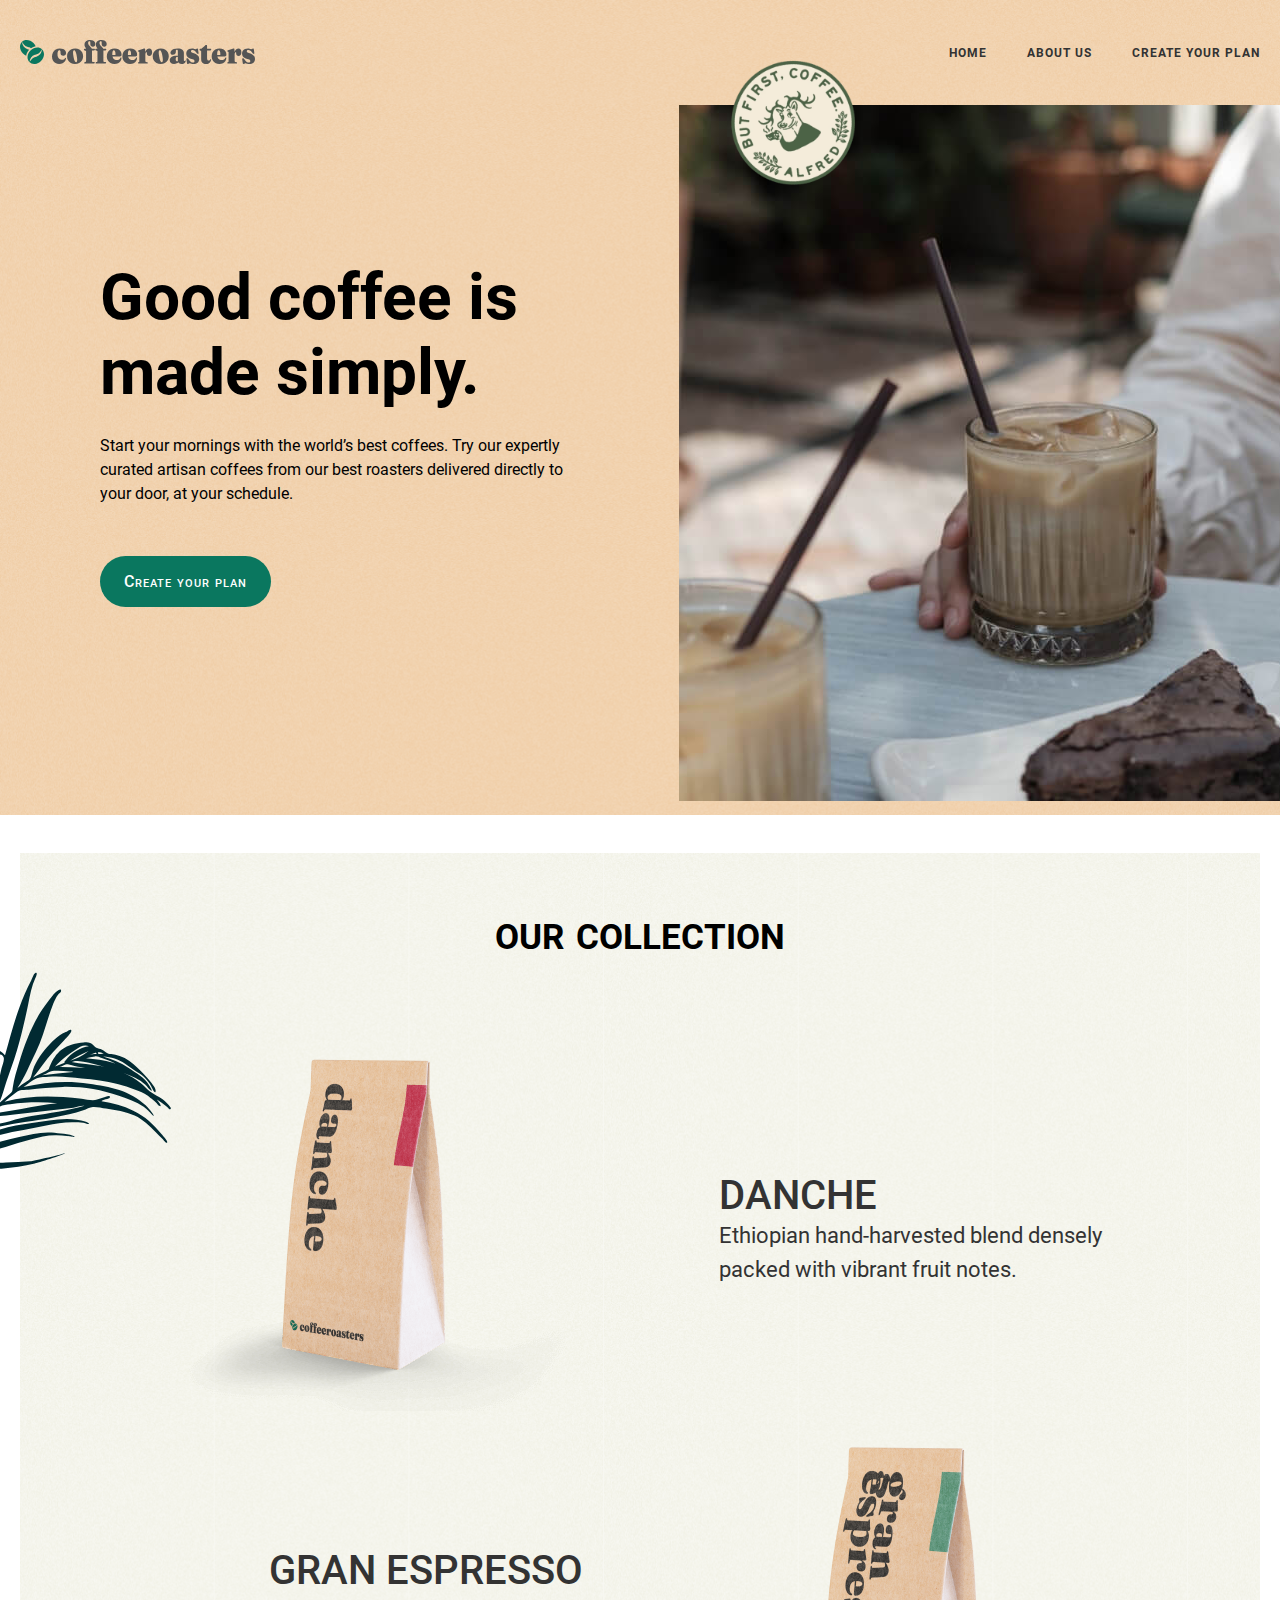
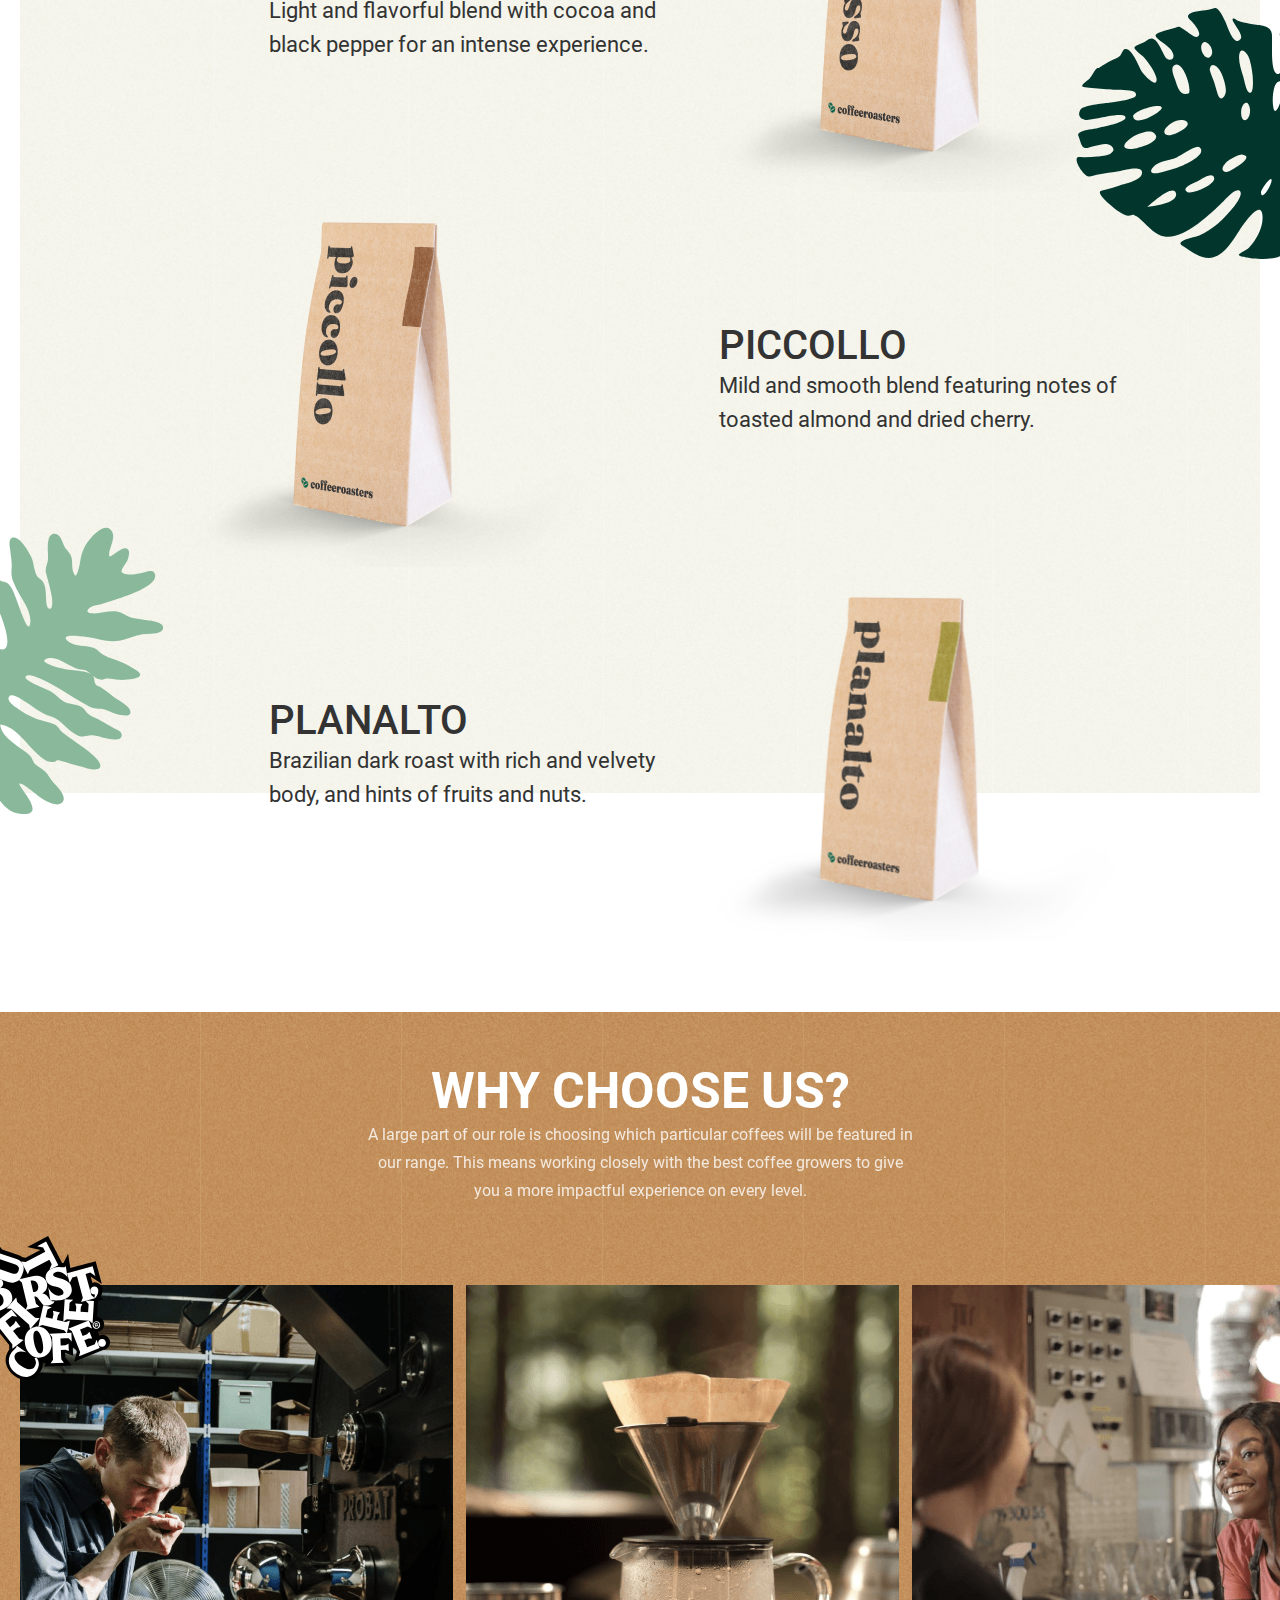
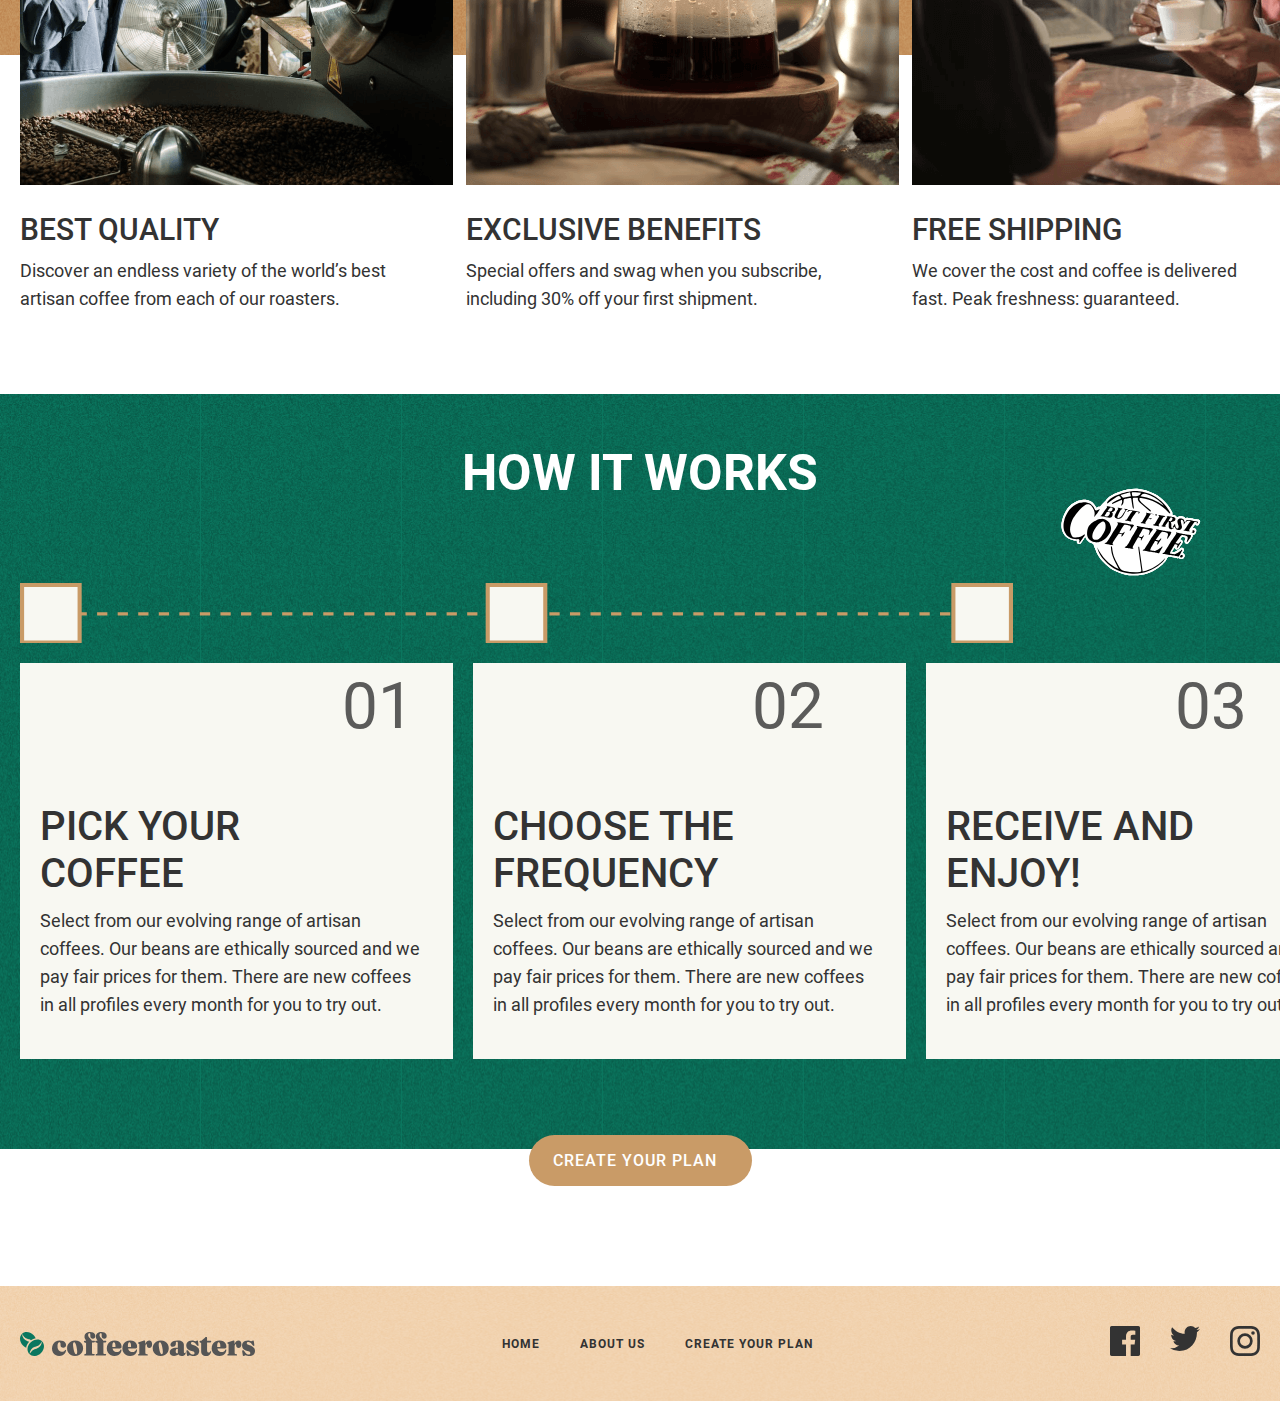
<file: index.html>
<!DOCTYPE html>
<html lang="en">
  <head>
    <meta charset="UTF-8" />
    <meta http-equiv="X-UA-Compatible" content="IE=edge" />
    <meta name="viewport" content="width=device-width, initial-scale=1.0" />
    <link rel="stylesheet" href="./css.css/main.css" />
    <!-- <link rel="stylesheet" href="/css.css/autoprifix.css"> -->
    <!-- <link rel="stylesheet" href="/css.css/minifile.css"> -->
    <title>Document</title>
  </head>
  <body>
    <header class="site-hider">
      <div class="container">
        <div class="oll-headr">
          <img class="site-logo" src="/imgs/logo.svg" alt="site logosi" />
          <nav class="navbar-headr">
            <ul class="list-navbar">
              <li class="itms-navbar">
                <a class="itms-href" href="#">HOME</a>
              </li>
              <li class="itms-navbar">
                <a class="itms-href" href="/page-2.html">ABOUT US</a>
              </li>
              <li class="itms-navbar">
                <a class="itms-href" href="/page-3.html">Create your plan</a>
              </li>
            </ul>
          </nav>
        </div>
      </div>
    </header>
    <main class="site-main">
      <section class="site-hider intro">
        <div class="container container-twoo">
          <div class="oll-text">
            <div class="text-main">
              <h1 class="big-site-text">Good coffee is made simply.</h1>
              <p class="mini-site-text">
                Start your mornings with the world’s best coffees. Try our
                expertly curated artisan coffees from our best roasters
                delivered directly to your door, at your schedule.
              </p>


              <!-- <div class="modal">
                <div class="modal-window"> -->
                  <button class="js-close-modal" type="button">Create your plan</button>              
                <!-- </div>
                
              </div> -->
            
            



         
            </div>
            <img class="kofee" src="/imgs/Rectangle.jpg" alt="cofe foto" />
          </div>
        </div>
      </section>

      <section class="sect-list">
        <div class="fon">
          <div class="container">
            <h2 class="our">our collection</h2>

            <ul class="list">
              <li class="itms">
                <img
                  class="paket-img"
                  src="/imgs/qizil-paket.png"
                  alt="qizil paket"
                />
                <div class="text-paket">
                  <h3 class="itms-big-text">Danche</h3>
                  <p class="itms-small-text">
                    Ethiopian hand-harvested blend densely packed with vibrant
                    fruit notes.
                  </p>
                </div>
              </li>
              <li class="itms">
                <img
                  class="paket-img"
                  src="/imgs/yashil-paket.png"
                  alt="yashil paket"
                />
                <div class="text-paket">
                  <h3 class="itms-big-text">Gran Espresso</h3>
                  <p class="itms-small-text">
                    Light and flavorful blend with cocoa and black pepper for an
                    intense experience.
                  </p>
                </div>
              </li>
              <li class="itms">
                <img
                  class="paket-img"
                  src="/imgs/qora-paket.png"
                  alt="qora-paket"
                />
                <div class="text-paket">
                  <h3 class="itms-big-text">Piccollo</h3>
                  <p class="itms-small-text">
                    Mild and smooth blend featuring notes of toasted almond and
                    dried cherry.
                  </p>
                </div>
              </li>
              <li class="itms">
                <img
                  class="paket-img"
                  src="/imgs/ocyashil-paket.png"
                  alt="ocyashil-paket"
                />
                <div class="text-paket">
                  <h3 class="itms-big-text">Planalto</h3>
                  <p class="itms-small-text">
                    Brazilian dark roast with rich and velvety body, and hints
                    of fruits and nuts.
                  </p>
                </div>
              </li>
            </ul>
          </div>
        </div>
      </section>

      <section class="sect-why">
        <div class="container">
          <div class="why-box">
            <h3 class="big-why">Why choose us?</h3>
            <p class="smaal-why">
              A large part of our role is choosing which particular coffees will
              be featured in our range. This means working closely with the best
              coffee growers to give you a more impactful experience on every
              level.
            </p>
          </div>

          <ul class="three-list">
            <li class="three-itms">
              <div class="itms-box">
                <h4 class="three-big-text">Best quality</h4>
                <p class="three-small-text">
                  Discover an endless variety of the world’s best artisan coffee
                  from each of our roasters.
                </p>
              </div>
            </li>

            <li class="three-itms">
              <div class="itms-box">
                <h4 class="three-big-text">Exclusive benefits</h4>
                <p class="three-small-text">
                  Special offers and swag when you subscribe, including 30% off
                  your first shipment.
                </p>
              </div>
            </li>

            <li class="three-itms">
              <div class="itms-box itms-box-twoo">
                <h4 class="three-big-text">Free shipping</h4>
                <p class="three-small-text">
                  We cover the cost and coffee is delivered fast. Peak
                  freshness: guaranteed.
                </p>
              </div>
            </li>
          </ul>
        </div>
      </section>

      <section class="sect-end">
        <div class="container">
          <h2 class="How">How it works</h2>

          <ul class="end-list">
            <li class="end-itms">
              <div class="box-tex-coffee">
                <h3 class="itms-big-text">Pick your coffee</h3>
              </div>
              <div class="mini-box">
                <p class="itms-mini-text">
                  Select from our evolving range of artisan coffees. Our beans
                  are ethically sourced and we pay fair prices for them. There
                  are new coffees in all profiles every month for you to try
                  out.
                </p>
              </div>
            </li>

            <li class="end-itms">
              <div class="box-tex-coffee">
                <h3 class="itms-big-text">Choose the frequency</h3>
              </div>
              <div class="mini-box">
                <p class="itms-mini-text">
                  Select from our evolving range of artisan coffees. Our beans
                  are ethically sourced and we pay fair prices for them. There
                  are new coffees in all profiles every month for you to try
                  out.
                </p>
              </div>
            </li>

            <li class="end-itms">
              <div class="box-tex-coffee">
                <h3 class="itms-big-text">Receive and enjoy!</h3>
              </div>
              <div class="mini-box">
                <p class="itms-mini-text">
                  Select from our evolving range of artisan coffees. Our beans
                  are ethically sourced and we pay fair prices for them. There
                  are new coffees in all profiles every month for you to try
                  out.
                </p>
              </div>
            </li>
          </ul>
          <div class="plan-box">
            <a class="plan" href="#"">Create your plan</a>
          </div>
        </div>
      </section>
    </main>

    <footer class="site-hider site-footer">
      <div class="container">
        <div class="oll-headr">
          <img class="site-logo" src="/imgs/logo.svg" alt="site logosi" />
          <nav class="navbar-headr">
            <ul class="list-navbar list-foter">
              <li class="itms-navbar">
                <a class="itms-href" href="/index.html">HOME</a>
              </li>
              <li class="itms-navbar">
                <a class="itms-href" href="/page-2.html">ABOUT US</a>
              </li>
              <li class="itms-navbar">
                <a class="itms-href" href="/page-3.html"> Create your plan </a>
              </li>
            </ul>
          </nav>

          <ul class="list-navbar-icon">
            <li class="itms-navbar itms-navbar-icon">
              <img
                class="itms-navbar itms-href-icon"
                src="/imgs/facebook.svg"
                alt="facebook icon"
              />
            </li>
            <li class="itms-navbar itms-navbar-icon">
              <img
                class="itms-href-icon"
                src="/imgs/twitter.svg"
                alt="icon twitter"
              />
            </li>
            <li class="itms-navbar itms-navbar-icon">
              <img
                class="itms-href-icon"
                src="/imgs/instagramn.svg"
                alt="instagramn icon"
              />
            </li>
          </ul>
        </div>
      </div>
    </footer>
    
  <script src="./js/main.js"></script>
  </body>
</html>
</file>
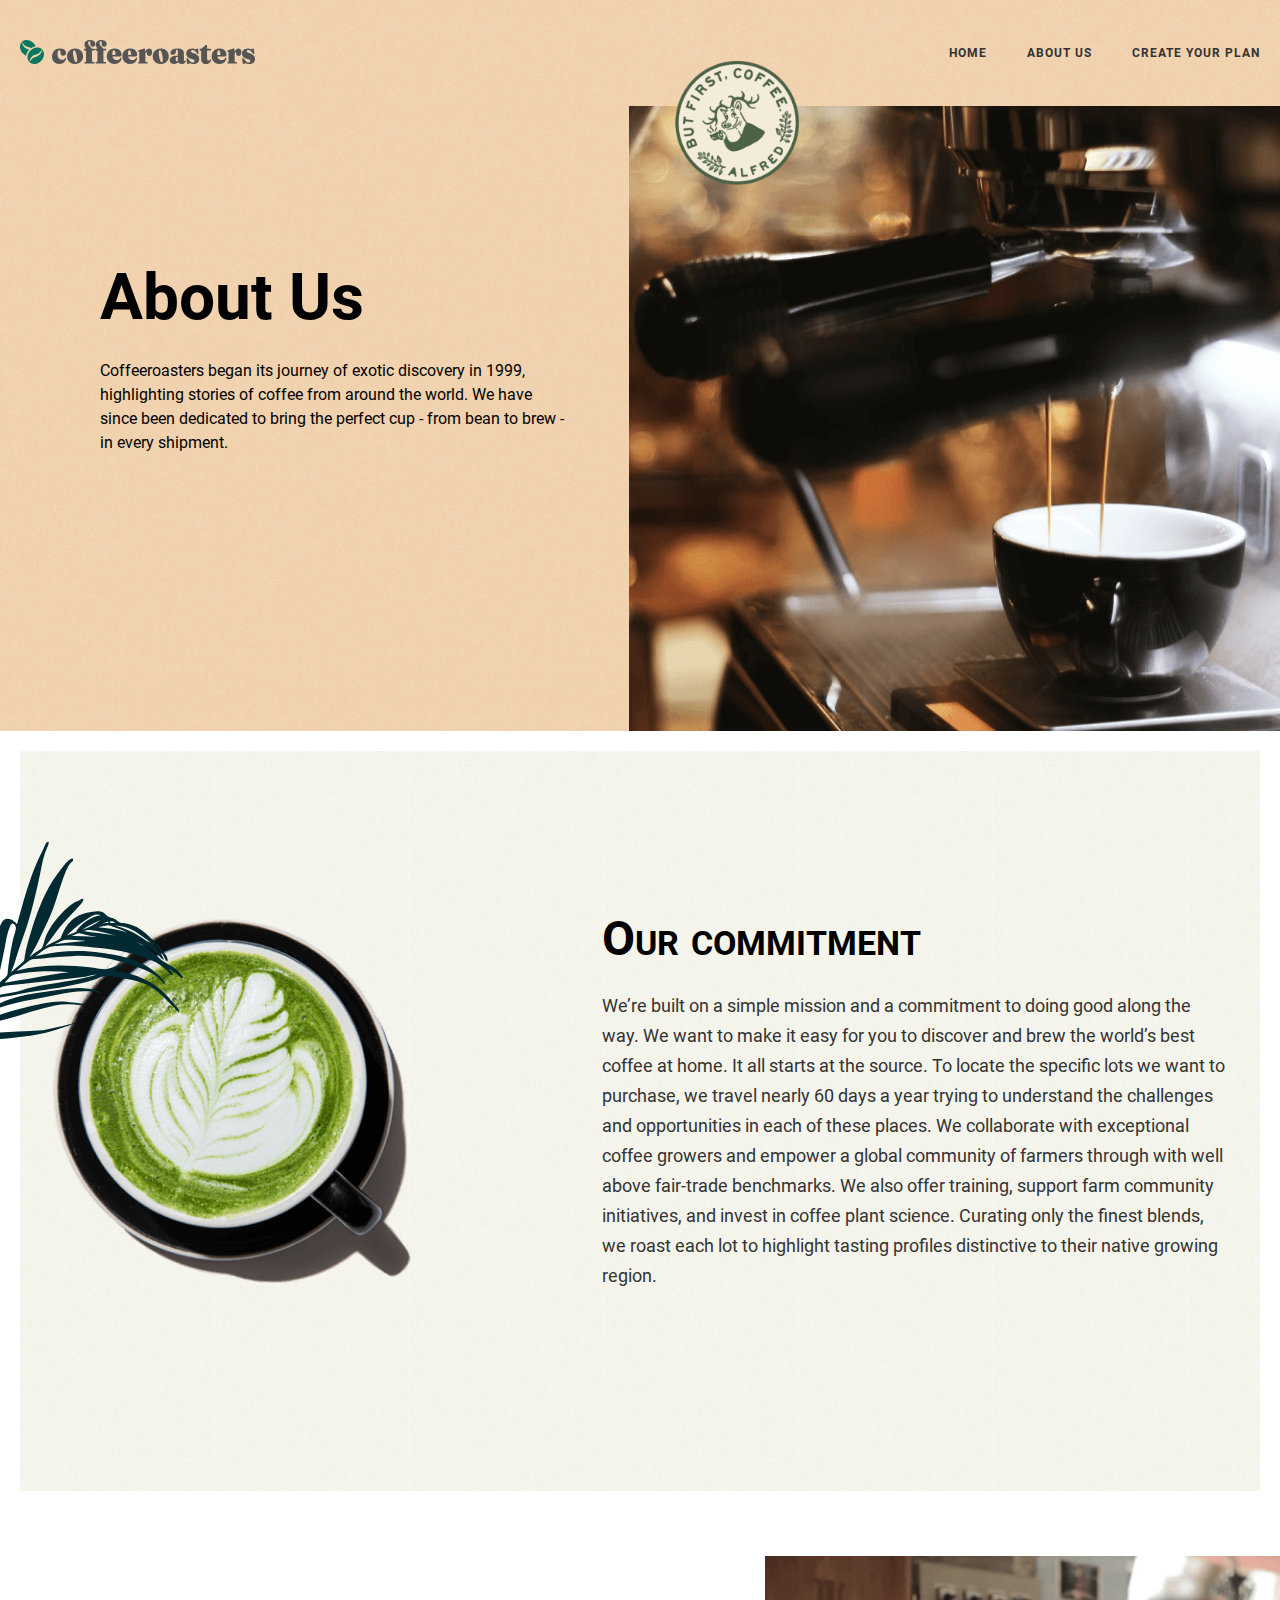
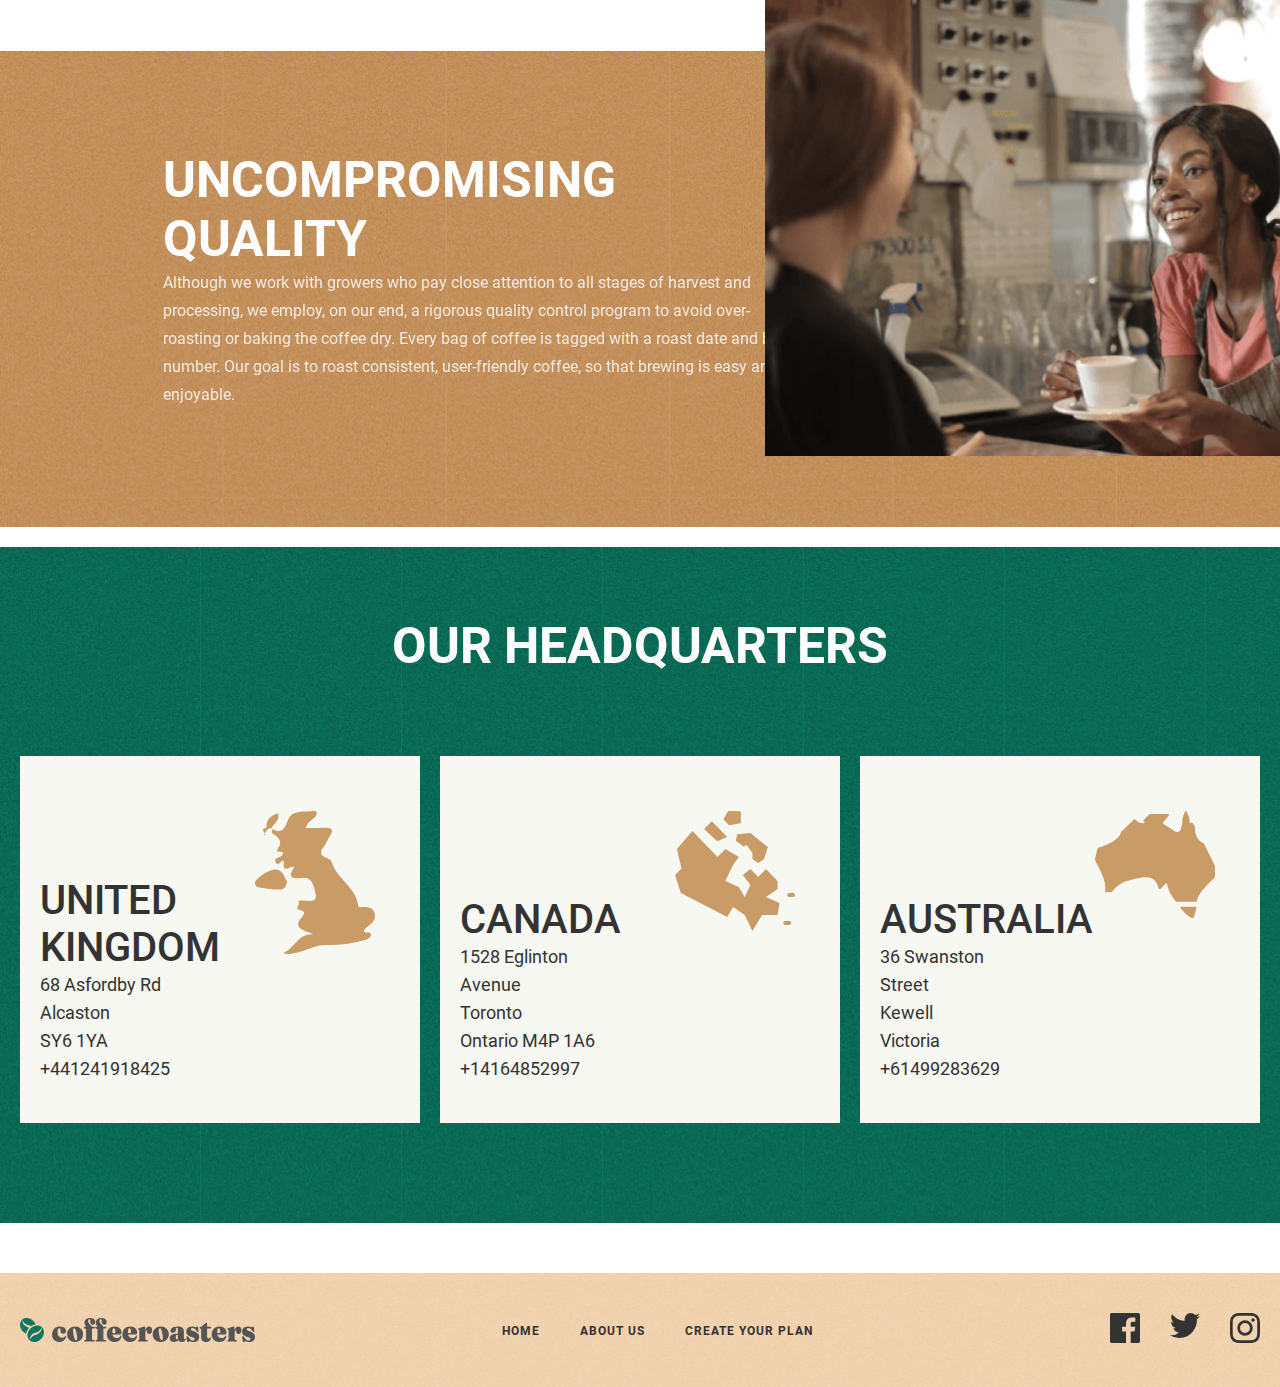
<file: page-2.html>
<!DOCTYPE html>
<html lang="en">
  <head>
    <meta charset="UTF-8" />
    <meta http-equiv="X-UA-Compatible" content="IE=edge" />
    <meta name="viewport" content="width=device-width, initial-scale=1.0" />
    <link rel="stylesheet" href="./css.css/pags-2.css" />
    <!-- <link rel="stylesheet" href="/css.css/pag-2-minifile.css"> -->

    <title>Document</title>
  </head>
  <body>
    <header class="site-hider">
      <div class="container">
        <div class="oll-headr">
          <img class="site-logo" src="/imgs/logo.svg" alt="site logosi" />
          <nav class="navbar-headr">
            <ul class="list-navbar">
              <li class="itms-navbar">
                <a class="itms-href" href="/index.html">HOME</a>
              </li>
              <li class="itms-navbar">
                <a class="itms-href" href="/page-2.html">ABOUT US</a>
              </li>
              <li class="itms-navbar">
                <a class="itms-href" href="/page-3.html">Create your plan</a>
              </li>
            </ul>
          </nav>
        </div>
      </div>
    </header>
    <main class="site-main">
      <section class="site-hider intro">
        <div class="container container-twoo">
          <div class="oll-text">
            <div class="text-main">
              <h1 class="big-site-text">About Us</h1>
              <p class="mini-site-text">
                Coffeeroasters began its journey of exotic discovery in 1999,
                highlighting stories of coffee from around the world. We have
                since been dedicated to bring the perfect cup - from bean to
                brew - in every shipment.
              </p>
            </div>
            <img class="kofee" src="/imgs/kofe-chashka.png" alt="cofe foto" />
          </div>
        </div>
      </section>

      <section class="sect-list">
        <div class="fon">
          <div class="container">
            <div class="box-commitment-big">
              <img src="/imgs/cofe-barg.png" alt="cofe barg chizilgan" />
              <div class="commitment-box">
                <h2 class="commitment">Our commitment</h2>
                <p class="commitment-mini-texgt">
                  We’re built on a simple mission and a commitment to doing good
                  along the way. We want to make it easy for you to discover and
                  brew the world’s best coffee at home. It all starts at the
                  source. To locate the specific lots we want to purchase, we
                  travel nearly 60 days a year trying to understand the
                  challenges and opportunities in each of these places. We
                  collaborate with exceptional coffee growers and empower a
                  global community of farmers through with well above fair-trade
                  benchmarks. We also offer training, support farm community
                  initiatives, and invest in coffee plant science. Curating only
                  the finest blends, we roast each lot to highlight tasting
                  profiles distinctive to their native growing region.
                </p>
              </div>
            </div>
          </div>
        </div>
      </section>

      <section class="sect-why">
        <div class="container">
          <div class="why-box">
            <h3 class="big-why">Uncompromising quality</h3>
            <p class="smaal-why">
              Although we work with growers who pay close attention to all
              stages of harvest and processing, we employ, on our end, a
              rigorous quality control program to avoid over-roasting or baking
              the coffee dry. Every bag of coffee is tagged with a roast date
              and batch number. Our goal is to roast consistent, user-friendly
              coffee, so that brewing is easy and enjoyable.
            </p>
          </div>
        </div>
      </section>

      <section class="sect-end">
        <div class="container">
          <h2 class="How">Our headquarters</h2>

          <ul class="end-list">
            <li class="end-itms one">
              <address class="box-tex-coffee itms-mini-text ">
                <a href="https://goo.gl/maps/NyFoXF1BNSSCYYLW9" target="blank"></a>
                  <span class="itms-big-text"> United Kingdom</span> <br />
                  68 Asfordby Rd Alcaston <br />
                  SY6 1YA </a
                ><br />
                <a class="tell" href="tell:+441241918425"> +441241918425</a>
              </address>

            
            </li>

            <li class="end-itms">
              <address class="box-tex-coffee itms-mini-text box-tex-coffee-twoo">
                <a href="https://goo.gl/maps/sHryFAaEiUFvYeyv7" target="blank"></a>
                  <span class="itms-big-text">Canada</span>
                  1528 Eglinton Avenue <br />Toronto
                 <br />
                 Ontario M4P 1A6 </a
                >
                <a class="tell" href="tell:+14164852997">+14164852997</a>
              </address>
            </li>

            <li class="end-itms">
              <address class="box-tex-coffee itms-mini-text box-tex-coffee-three">
                <a href="https://goo.gl/maps/sHryFAaEiUFvYeyv7" target="blank"></a>
                  <span class="itms-big-text">Australia</span>
                                                 
                
                  36 Swanston Street <br />Kewell
                 <br />
                 Victoria</a>
                <a class="tell" href="tell:+61499283629">+61499283629</a>
              </address>
            </li>
          </ul>
        </div>
      </section>
    </main>

    <footer class="site-hider site-footer">
      <div class="container">
        <div class="oll-headr">
          <img class="site-logo" src="/imgs/logo.svg" alt="site logosi" />
          <nav class="navbar-headr">
            <ul class="list-navbar list-foter">
              <li class="itms-navbar">
                <a class="itms-href" href="/index.html">HOME</a>
              </li>
              <li class="itms-navbar">
                <a class="itms-href" href="/page-2.html">ABOUT US</a>
              </li>
              <li class="itms-navbar">
                <a class="itms-href" href="/page-3.html">Create your plan</a>
              </li>
            </ul>
          </nav>

          <ul class="list-navbar-icon">
            <li class="itms-navbar itms-navbar-icon">
              <img
                class="itms-navbar itms-href-icon"
                src="/imgs/facebook.svg"
                alt="facebook icon"
              />
            </li>
            <li class="itms-navbar itms-navbar-icon">
              <img
                class="itms-href-icon"
                src="/imgs/twitter.svg"
                alt="icon twitter"
              />
            </li>
            <li class="itms-navbar itms-navbar-icon">
              <img
                class="itms-href-icon"
                src="/imgs/instagramn.svg"
                alt="instagramn icon"
              />
            </li>
          </ul>
        </div>
      </div>
    </footer>
  </body>
</html>
</file>
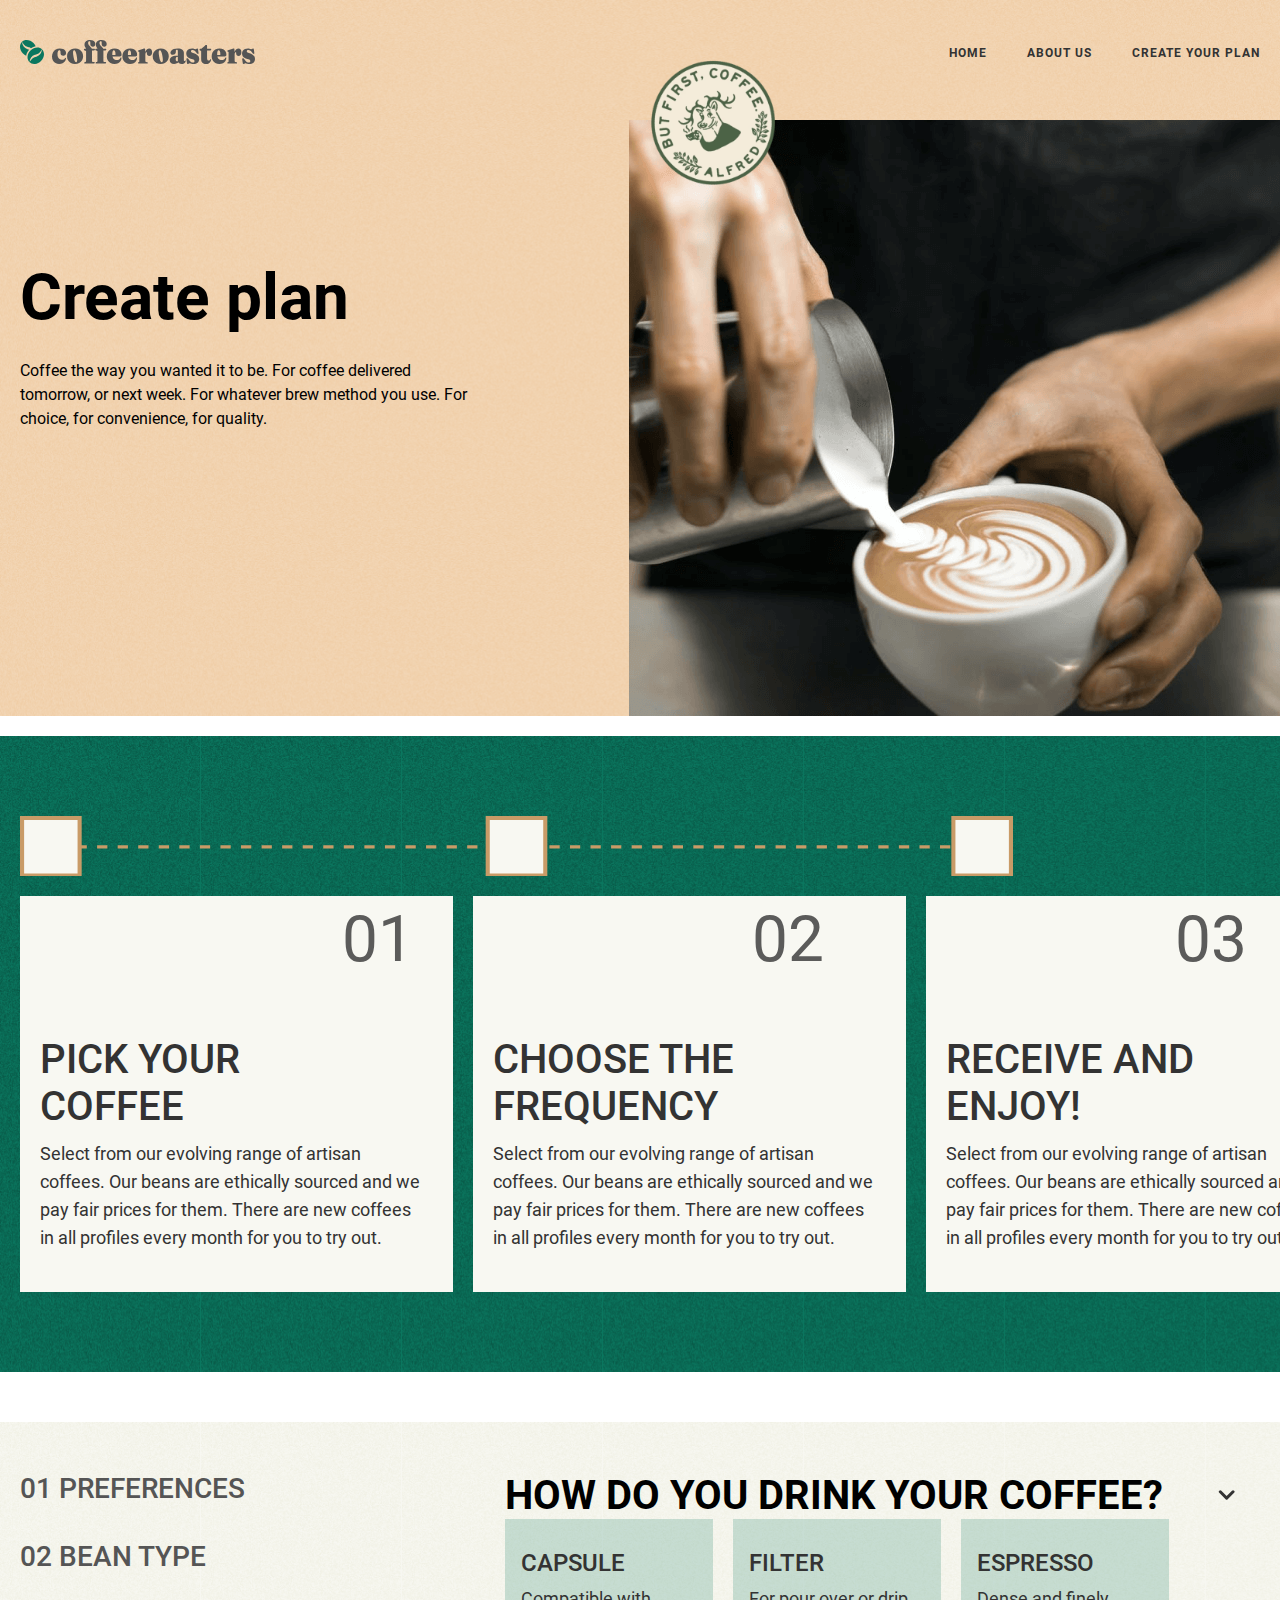
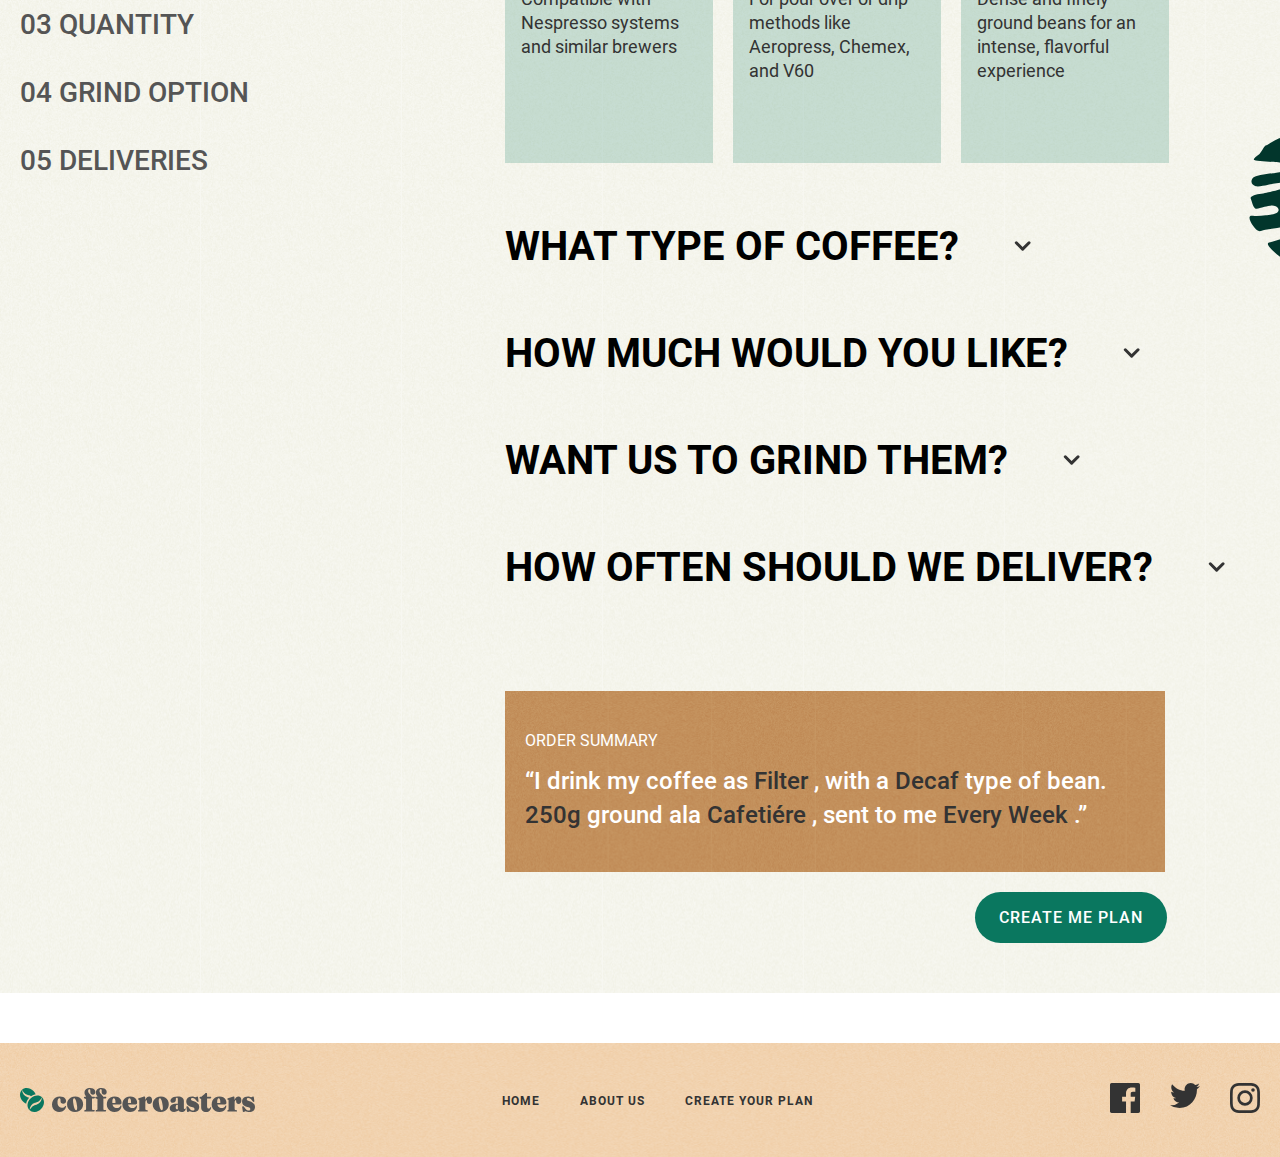
<file: page-3.html>
<!DOCTYPE html>
<html lang="en">
  <head>
    <meta charset="UTF-8" />
    <meta http-equiv="X-UA-Compatible" content="IE=edge" />
    <meta name="viewport" content="width=device-width, initial-scale=1.0" />
    <link rel="stylesheet" href="./css.css/page-3.css" />

    <title>Document</title>
  </head>
  <body>
    <header class="site-hider">
      <div class="container">
        <div class="oll-headr">
          <img class="site-logo" src="/imgs/logo.svg" alt="site logosi" />
          <nav class="navbar-headr">
            <ul class="list-navbar">
              <li class="itms-navbar">
                <a class="itms-href" href="/index.html">HOME</a>
              </li>
              <li class="itms-navbar">
                <a class="itms-href" href="/page-2.html">ABOUT US</a>
              </li>
              <li class="itms-navbar">
                <a class="itms-href" href="/page-3.html">Create your plan</a>
              </li>
            </ul>
          </nav>
        </div>
      </div>
    </header>
    <main class="site-main">
      <section class="site-hider intro">
        <div class="container container-twoo">
          <div class="oll-text">
            <div class="text-main">
              <h1 class="big-site-text">Create plan</h1>
              <p class="mini-site-text">
                Coffee the way you wanted it to be. For coffee delivered
                tomorrow, or next week. For whatever brew method you use. For
                choice, for convenience, for quality.
              </p>

              </div>
            </div>
            <img class="kofee" src="/imgs/kapuchina.png" alt="cofe foto" />
          </div>
        </div>
      </section>

      
      <section class="sect-end">
        <div class="container">
      
          <ul class="end-list">
            <li class="end-itms">
              <div class="box-tex-coffee">
                <h3 class="itms-big-text">Pick your coffee</h3>
              </div>
              <div class="mini-box">
                <p class="itms-mini-text">
                  Select from our evolving range of artisan coffees. Our beans
                  are ethically sourced and we pay fair prices for them. There
                  are new coffees in all profiles every month for you to try
                  out.
                </p>
              </div>
            </li>

            <li class="end-itms">
              <div class="box-tex-coffee">
                <h3 class="itms-big-text">Choose the frequency</h3>
              </div>
              <div class="mini-box">
                <p class="itms-mini-text">
                  Select from our evolving range of artisan coffees. Our beans
                  are ethically sourced and we pay fair prices for them. There
                  are new coffees in all profiles every month for you to try
                  out.
                </p>
              </div>
            </li>

            <li class="end-itms">
              <div class="box-tex-coffee">
                <h3 class="itms-big-text">Receive and enjoy!</h3>
              </div>
              <div class="mini-box">
                <p class="itms-mini-text">
                  Select from our evolving range of artisan coffees. Our beans
                  are ethically sourced and we pay fair prices for them. There
                  are new coffees in all profiles every month for you to try
                  out.
                </p>
              </div>
            </li>
          </ul>
          
        </div>
      </section>



<section class="section-three">

  <div class="container">

<div class="optom-section-three">
  
<ol class="ol-trhee">
  <li class="ol-list">
      <a class="ol-href " href="#">01 Preferences</a>
  </li>
  <li class="ol-list">
    <a class="ol-href" href="#">02  Bean Type</a>
  </li>

  <li class="ol-list">
    <a class="ol-href" href="#"> 03 Quantity</a>
  </li>


  <li class="ol-list">
     <a class="ol-href" href="#">04 Grind Option</a>
  </li>


  <li class="ol-list">
     <a class="ol-href" href="#">05 Deliveries</a>
  </li>
</ol>
<form class="drink-cofee" action="https://echo.htmlacademy.ru/" method="post" autocomplete="off">
  <details open>
    <summary class="label-drink">   How do you drink your coffee?</summary>
    <div class="box-label">

      <label class="label"  >
        <input class="drink-botton" name="choose" type="radio" >
        <span class="bossss">
           <span class="big-text-lebel">Capsule</span>
           <span class="mini-text-label">Compatible with Nespresso systems and similar brewers</span>
        </span>
      </label>

      <label class="label" >
        <input class="drink-botton" name="choose" type="radio">
        <span class="bossss bos-twoo">
          <span class="big-text-lebel">Filter</span>
          <span class="mini-text-label">For pour over or drip methods like Aeropress, Chemex, and V60</span>
        </span>
      </label>

      <label class="label">
        <input class="drink-botton" name="choose" type="radio">
        <span class="bossss bos-three">       
          <span class="big-text-lebel">Espresso</span>
          <span class="mini-text-label">Dense and finely ground beans for an intense, flavorful experience</span>
        </span>
      </label>
    
    </div>
  </details>
  




  <details class="box-margin" >
    <summary class="label-drink">  What type of coffee?</summary>
    <div class="box-label " >

      <label class="label"  >
        <input class="drink-botton" name="choos" type="radio" >
        <span class="bossss">
           <span class="big-text-lebel">Single Origin</span>
           <span class="mini-text-label">Distinct, high quality coffee from a specific family-owned farm</span>
        </span>
      </label>

      <label class="label" >
        <input class="drink-botton" name="choos" type="radio">
        <span class="bossss bos-twoo">
          <span class="big-text-lebel">Decaf</span>
          <span class="mini-text-label">Just like regular coffee, except the caffeine has been removed</span>
        </span>
      </label>

      <label class="label">
        <input class="drink-botton" name="choos" type="radio">
        <span class="bossss bos-three">       
          <span class="big-text-lebel">Blended</span>
          <span class="mini-text-label">Combination of two or three dark roasted beans of organic coffees</span>
        </span>
      </label>
    
    </div>
  </details>





  

  <details class="box-margin" >
    <summary class="label-drink"> How much would you like?</summary>
    <div class="box-label " >

      <label class="label"  >
        <input class="drink-botton" name="chos" type="radio" >
        <span class="bossss">
           <span class="big-text-lebel">250g</span>
           <span class="mini-text-label">Perfect for the solo drinker. Yields about 12 delicious cups.</span>
        </span>
      </label>

      <label class="label" >
        <input class="drink-botton" name="chos" type="radio">
        <span class="bossss bos-twoo">
          <span class="big-text-lebel">500g</span>
          <span class="mini-text-label">Perfect option for a couple. Yields about 40 delectable cups.</span>
        </span>
      </label>

      <label class="label">
        <input class="drink-botton" name="chos" type="radio">
        <span class="bossss bos-three">       
          <span class="big-text-lebel">1000g</span>
          <span class="mini-text-label">Perfect for offices and events. Yields about 90 delightful cups.</span>
        </span>
      </label>
    
    </div>
  </details>
 



  
  <details class="box-margin" >
    <summary class="label-drink">Want us to grind them?</summary>
    <div class="box-label " >

      <label class="label"  >
        <input class="drink-botton" name="cos" type="radio" >
        <span class="bossss">
           <span class="big-text-lebel">Wholebean</span>
           <span class="mini-text-label">Best choice if you cherish the full sensory experience</span>
        </span>
      </label>

      <label class="label" >
        <input class="drink-botton" name="cos" type="radio">
        <span class="bossss bos-twoo">
          <span class="big-text-lebel">Filter</span>
          <span class="mini-text-label">For drip or pour-over coffee methods such as V60 or Aeropress</span>
        </span>
      </label>

      <label class="label">
        <input class="drink-botton" name="cos" type="radio">
        <span class="bossss bos-three">       
          <span class="big-text-lebel">Cafetiére</span>
          <span class="mini-text-label">Course ground beans specially suited for french press coffee</span>
        </span>
      </label>
    
    </div>
  </details>




  <details class="box-margin" >
    <summary class="label-drink">How often should we deliver?</summary>
    <div class="box-label box-label-img" >

      <label class="label"  >
        <input class="drink-botton" name="boom" type="radio" >
        <span class="bossss">
           <span class="big-text-lebel">Every week</span>
           <span class="mini-text-label">$7.20 per shipment. Includes free first-class shipping.</span>
        </span>
      </label>

      <label class="label" >
        <input class="drink-botton" name="boom" type="radio">
        <span class="bossss bos-twoo">
          <span class="big-text-lebel">Every 2 weeks</span>
          <span class="mini-text-label">$9.60 per shipment. Includes free priority shipping.</span>
        </span>
      </label>

      <label class="label">
        <input class="drink-botton" name="boom" type="radio">
        <span class="bossss bos-three">       
          <span class="big-text-lebel">Every month</span>
          <span class="mini-text-label">$12.00 per shipment. Includes free priority shipping.</span>
        </span>
      </label>
    
    </div>
  </details>


<div class="order-box-mini">
<h3 class="order-box-h">Order Summary</h3>
<p class="order-box-tex-1">“I drink my coffee as <span class="boya-1"> Filter </span>, with a  <span class="boya-1"> Decaf </span> type of bean.  <span class="boya-1"> 250g </span> ground ala <span class="boya-1"> Cafetiére </span> , sent to me <span class="boya-1">
   Every Week </span> .”</p>
</div>
<button class="bottom-cofe js-modal-open-button" type="button">
  Create me plan
</button>
</form>
</div>
  </div>
</section>


<section class="modal">
  <div class="parda">

  <div class="container-mini">
    <div class="madal madal-open">
    
      
        <div class="order-box">
      
            <h1 class="order-box-h3">Order Summary</h1>
            <div class="box">
          <p class="order-box-tex">
            “I drink my coffee as <span class="boya"> Filter </span>, with a
            <span class="boya"> Decaf </span> type of bean.
            <span class="boya"> 250g </span> ground ala
            <span class="boya"> Cafetiére </span> , sent to me
            <span class="boya"> Every Week </span> .”

            <p class="mini-tex">Is this correct? You can proceed to checkout or go back to plan selection if something is off. Subscription discount codes can also be redeemed at the checkout. </p>
          </p>
      
        <div class="dable-botom">
          <span class="doolr">$14.00/ mo</span>
          <button class="boton js-close-modal" type="button">Checkout</button>
        </div>  </div>
      </div>
    </div>
  </div>
<script src="/js/main.js"></script>  
</div>

</section>





    </main>
  
    <footer class="site-hider site-footer">
      <div class="container">
        <div class="oll-headr">
          <img class="site-logo" src="/imgs/logo.svg" alt="site logosi" />
          <nav class="navbar-headr">
            <ul class="list-navbar list-foter">
              <li class="itms-navbar">
                <a class="itms-href" href="/index.html">HOME</a>
              </li>
              <li class="itms-navbar">
                <a class="itms-href" href="/page-2.html">ABOUT US</a>
              </li>
              <li class="itms-navbar">
                <a class="itms-href" href="/page-3.html"> Create your plan </a>
              </li>
            </ul>
          </nav>

          <ul class="list-navbar-icon">
            <li class="itms-navbar itms-navbar-icon">
              <img
                class="itms-navbar itms-href-icon"
                src="/imgs/facebook.svg"
                alt="facebook icon"
              />
            </li>
            <li class="itms-navbar itms-navbar-icon">
              <img
                class="itms-href-icon"
                src="/imgs/twitter.svg"
                alt="icon twitter"
              />
            </li>
            <li class="itms-navbar itms-navbar-icon">
              <img
                class="itms-href-icon"
                src="/imgs/instagramn.svg"
                alt="instagramn icon"
              />
            </li>
          </ul>
        </div>
      </div>
    </footer>
  </body>
</html>
</file>
<file: css.css/minifile.css>
Utilities
CSS Minifier
Online CSS Minifier Tool and Compressor, with Fast and Simple API Access
Input CSS
/*
* Prefixed by https://autoprefixer.github.io
* PostCSS: v8.4.14,
* Autoprefixer: v10.4.7
* Browsers: last 4 version
*/

/*! normalize.css v8.0.1 | MIT License | github.com/necolas/normalize.css */

/* Document
   ========================================================================== */

/**
 * 1. Correct the line height in all browsers.
 * 2. Prevent adjustments of font size after orientation changes in iOS.
 */

 html {
  line-height: 1.15; /* 1 */
  -webkit-text-size-adjust: 100%; /* 2 */
}

/* Sections
   ========================================================================== */

/**
 * Remove the margin in all browsers.
 */

body {
  margin: 0;
}

/**
 * Render the `main` element consistently in IE.
 */

main {
  display: block;
}

/**
 * Correct the font size and margin on `h1` elements within `section` and
 * `article` contexts in Chrome, Firefox, and Safari.
 */

h1 {
  font-size: 2em;
  margin: 0.67em 0;
}

/* Grouping content
   ========================================================================== */

/**
 * 1. Add the correct box sizing in Firefox.
 * 2. Show the overflow in Edge and IE.
 */

hr {
  -webkit-box-sizing: content-box;
  box-sizing: content-box; /* 1 */
  height: 0; /* 1 */
  overflow: visible; /* 2 */
}

/**
 * 1. Correct the inheritance and scaling of font size in all browsers.
 * 2. Correct the odd `em` font sizing in all browsers.
 */

pre {
  font-family: monospace, monospace; /* 1 */
  font-size: 1em; /* 2 */
}

/* Text-level semantics
   ========================================================================== */

/**
 * Remove the gray background on active links in IE 10.
 */

a {
  background-color: transparent;
}

/**
 * 1. Remove the bottom border in Chrome 57-
 * 2. Add the correct text decoration in Chrome, Edge, IE, Opera, and Safari.
 */

abbr[title] {
  border-bottom: none; /* 1 */
  text-decoration: underline; /* 2 */
  -webkit-text-decoration: underline dotted;
  text-decoration: underline dotted; /* 2 */
}

/**
 * Add the correct font weight in Chrome, Edge, and Safari.
 */

b,
strong {
  font-weight: bolder;
}

/**
 * 1. Correct the inheritance and scaling of font size in all browsers.
 * 2. Correct the odd `em` font sizing in all browsers.
 */

code,
kbd,
samp {
  font-family: monospace, monospace; /* 1 */
  font-size: 1em; /* 2 */
}

/**
 * Add the correct font size in all browsers.
 */

small {
  font-size: 80%;
}

/**
 * Prevent `sub` and `sup` elements from affecting the line height in
 * all browsers.
 */

sub,
sup {
  font-size: 75%;
  line-height: 0;
  position: relative;
  vertical-align: baseline;
}

sub {
  bottom: -0.25em;
}

sup {
  top: -0.5em;
}

/* Embedded content
   ========================================================================== */

/**
 * Remove the border on images inside links in IE 10.
 */

img {
  border-style: none;
}

/* Forms
   ========================================================================== */

/**
 * 1. Change the font styles in all browsers.
 * 2. Remove the margin in Firefox and Safari.
 */

button,
input,
optgroup,
select,
textarea {
  font-family: inherit; /* 1 */
  font-size: 100%; /* 1 */
  line-height: 1.15; /* 1 */
  margin: 0; /* 2 */
}

/**
 * Show the overflow in IE.
 * 1. Show the overflow in Edge.
 */

button,
input {
  /* 1 */
  overflow: visible;
}

/**
 * Remove the inheritance of text transform in Edge, Firefox, and IE.
 * 1. Remove the inheritance of text transform in Firefox.
 */

button,
select {
  /* 1 */
  text-transform: none;
}

/**
 * Correct the inability to style clickable types in iOS and Safari.
 */

button,
[type="button"],
[type="reset"],
[type="submit"] {
  -webkit-appearance: button;
}

/**
 * Remove the inner border and padding in Firefox.
 */

button::-moz-focus-inner,
[type="button"]::-moz-focus-inner,
[type="reset"]::-moz-focus-inner,
[type="submit"]::-moz-focus-inner {
  border-style: none;
  padding: 0;
}

/**
 * Restore the focus styles unset by the previous rule.
 */

button:-moz-focusring,
[type="button"]:-moz-focusring,
[type="reset"]:-moz-focusring,
[type="submit"]:-moz-focusring {
  outline: 1px dotted ButtonText;
}

/**
 * Correct the padding in Firefox.
 */

fieldset {
  padding: 0.35em 0.75em 0.625em;
}

/**
 * 1. Correct the text wrapping in Edge and IE.
 * 2. Correct the color inheritance from `fieldset` elements in IE.
 * 3. Remove the padding so developers are not caught out when they zero out
 *    `fieldset` elements in all browsers.
 */

legend {
  -webkit-box-sizing: border-box;
  box-sizing: border-box; /* 1 */
  color: inherit; /* 2 */
  display: table; /* 1 */
  max-width: 100%; /* 1 */
  padding: 0; /* 3 */
  white-space: normal; /* 1 */
}

/**
 * Add the correct vertical alignment in Chrome, Firefox, and Opera.
 */

progress {
  vertical-align: baseline;
}

/**
 * Remove the default vertical scrollbar in IE 10+.
 */

textarea {
  overflow: auto;
}

/**
 * 1. Add the correct box sizing in IE 10.
 * 2. Remove the padding in IE 10.
 */

[type="checkbox"],
[type="radio"] {
  -webkit-box-sizing: border-box;
  box-sizing: border-box; /* 1 */
  padding: 0; /* 2 */
}

/**
 * Correct the cursor style of increment and decrement buttons in Chrome.
 */

[type="number"]::-webkit-inner-spin-button,
[type="number"]::-webkit-outer-spin-button {
  height: auto;
}

/**
 * 1. Correct the odd appearance in Chrome and Safari.
 * 2. Correct the outline style in Safari.
 */

[type="search"] {
  -webkit-appearance: textfield; /* 1 */
  outline-offset: -2px; /* 2 */
}

/**
 * Remove the inner padding in Chrome and Safari on macOS.
 */

[type="search"]::-webkit-search-decoration {
  -webkit-appearance: none;
}

/**
 * 1. Correct the inability to style clickable types in iOS and Safari.
 * 2. Change font properties to `inherit` in Safari.
 */

::-webkit-file-upload-button {
  -webkit-appearance: button; /* 1 */
  font: inherit; /* 2 */
}

/* Interactive
   ========================================================================== */

/*
 * Add the correct display in Edge, IE 10+, and Firefox.
 */

details {
  display: block;
}

/*
 * Add the correct display in all browsers.
 */

summary {
  display: list-item;
}

/* Misc
   ========================================================================== */

/**
 * Add the correct display in IE 10+.
 */

template {
  display: none;
}

/**
 * Add the correct display in IE 10.
 */

[hidden] {
  display: none;
}

@font-face {
  font-family: "Roboto";
  font-style: normal;
  font-weight: 400;
  src: local(""), url("/fonts/roboto-v30-latin-regular.woff2") format("woff2"),
    url("/fonts/roboto-v30-latin-regular.woff") format("woff");
}
@font-face {
  font-family: "Roboto";
  font-style: normal;
  font-weight: 500;
  src: local(""), url("/fonts/roboto-v30-latin-500.woff2") format("woff2"),
    url("/fonts/roboto-v30-latin-500.woff") format("woff");
}
@font-face {
  font-family: "Roboto";
  font-style: normal;
  font-weight: 700;
  src: local(""), url("/fonts/roboto-v30-latin-700.woff2") format("woff2"),
    url("/fonts/roboto-v30-latin-700.woff") format("woff");
}
body {
  margin: 0;
  font-family: "Roboto";
  font-style: normal;
  overflow-x: hidden;
}
ma * {
  -webkit-box-sizing: border-box;
  box-sizing: border-box;
}
.container {
  max-width: 1380px;

  padding-right: 20px;
  padding-left: 20px;
  margin-right: auto;
  margin-left: auto;
}
.container-twoo {
  max-width: 1380px;
  padding: 0;
  padding-top: 156px;
  padding-left: 100px;
  padding-bottom: 226px;
}
.site-hider {
  display: block;
  background-image: url("/imgs/fon-jgarang.svg");
  background-size: 100%;
  background-repeat: no-repeat;
  padding: 40px 0;
}

.oll-headr {
  display: -webkit-box;
  display: -ms-flexbox;
  display: flex;
  -webkit-box-align: center;
  -ms-flex-align: center;
  align-items: center;
  -webkit-box-pack: justify;
  -ms-flex-pack: justify;
  justify-content: space-between;
}

.navbar-headr {
  margin: 0;
  padding: 0;
}
.list-navbar {
  margin: 0;
  padding: 0;
  display: -webkit-box;
  display: -ms-flexbox;
  display: flex;
  -webkit-box-align: center;
  -ms-flex-align: center;
  align-items: center;
  -webkit-box-pack: center;
  -ms-flex-pack: center;
  justify-content: center;
  list-style: none;
}
.itms-navbar:not(:last-child) {
  margin-right: 40px;
}

.itms-href {
  text-decoration: none;

  font-family: "Roboto";
  font-style: normal;
  font-weight: 700;
  font-size: 12px;
  line-height: 14px;
  letter-spacing: 1px;
  text-transform: uppercase;
  color: #333333;
}

.intro {
  padding: 0;
}
.text-main {
  max-width: 464px;
}
.text-main ::before {
  display: block;
  max-width: 166px;
  height: 166px;
  content: "";
  background-image: url("/imgs/kiyik.png");
  background-size: contain;
  background-repeat: no-repeat;
  position: absolute;
  top: -220px;
  left: 555px;
  z-index: 10;
}

.big-site-text {
  margin: 0;
  margin-bottom: 24px;
  font-family: "Roboto";
  font-style: normal;
  font-weight: 700;
  font-size: 64px;
  line-height: 75px;

  color: #000000;
}
.mini-site-text {
  margin: 0;
  padding-bottom: 50px;
  font-family: "Roboto";
  font-style: normal;
  font-weight: 400;
  font-size: 16px;
  line-height: 24px;
  color: #000000;
}

.oll-text {
  position: relative;
}

.kofee {
  max-width: 710px;
  height: 696px;
  position: absolute;
  right: calc(50% - 699px);
  top: -155px;
}

.Create {
  text-decoration: none;
  padding: 16px 24px;
  font-family: "Roboto";
  font-style: normal;
  font-weight: 500;
  font-size: 16px;
  line-height: 19px;
  text-align: center;
  letter-spacing: 1px;
  font-variant: small-caps;
  background: #0a775f;
  border-radius: 100px;
  color: #ffffff;
}

.sect-list {
  position: relative;
}
.itms:first-child:before {
  content: "";
  display: block;
  max-width: 403px;
  height: 300px;
  background-image: url("/imgs/Frame-chap.svg");
  background-size: contain;
  background-repeat: no-repeat;
  position: absolute;
  top: -100px;
  left: calc(-14%);
  right: 0px;
}

.itms:nth-child(4):before {
  content: "";
  display: block;
  max-width: 403px;
  height: 300px;
  background-image: url("/imgs/Vector-chap.svg");
  background-size: contain;
  background-repeat: no-repeat;
  position: absolute;

  bottom: 115px;
  left: calc(-17%);
  right: 0px;
}

.itms:nth-child(2)::after {
  content: "";
  display: block;
  width: 392px;
  height: 477px;
  background-image: url("/imgs/Fill-1-ong.svg");
  background-size: contain;
  background-repeat: no-repeat;
  position: absolute;
  right: calc(-19%);
  top: 190px;
  z-index: 2;
}
.fon {
  margin: 20px;
  padding: 50px 0;
  background-image: url("/imgs/fon-oq.svg");
  background-size: 100%;
  background-repeat: no-repeat;
}

.our {
  margin: 0;
  margin-right: auto;
  margin-left: auto;
  margin-bottom: 80px;
  font-family: "Roboto";
  font-style: normal;
  font-weight: 700;
  font-size: 50px;
  line-height: 59px;
  text-align: center;
  font-variant: small-caps;

  color: #000000;
}
.list {
  margin: 0;
  padding: 0;
}
.itms {
  display: -webkit-box;
  display: -ms-flexbox;
  display: flex;
  -webkit-box-align: center;
  -ms-flex-align: center;
  align-items: center;
  -webkit-box-pack: center;
  -ms-flex-pack: center;
  justify-content: center;
  list-style: none;
  position: relative;
}
.text-paket {
  max-width: 410px;
  margin-left: 117px;
}
.itms:nth-child(2n) {
  -webkit-box-orient: horizontal;
  -webkit-box-direction: reverse;
  -ms-flex-direction: row-reverse;
  flex-direction: row-reverse;
}

.paket-img {
  max-width: 450px;
  height: 375px;
}
.itms-big-text {
  margin: 0;
  margin-bottom: 20px;
  font-family: "Roboto";
  font-style: normal;
  font-weight: 500;
  font-size: 48px;
  line-height: 56px;
  text-transform: uppercase;
  font-variant: small-caps;

  color: #333333;
}
.itms-small-text {
  margin: 0;
  font-family: "Roboto";
  font-style: normal;
  font-weight: 400;
  font-size: 22px;
  line-height: 34px;
  color: #333333;
}

.sect-why {
  width: 100%;
  height: 100%;
  margin-bottom: 289px;
  background-image: url("/imgs/toq-sariq-fon.svg");
  background-size: 100%;
  background-repeat: no-repeat;
  position: relative;
}
.why-box {
  width: 547px;
  padding: 50px 0 500px 0;
  margin-right: auto;
  margin-left: auto;
}
.big-why {
  text-align: center;
  margin: 0;
  font-family: "Roboto";
  font-style: normal;
  font-weight: 700;
  font-size: 50px;
  line-height: 59px;
  text-transform: uppercase;
  text-align: center;
  font-variant: small-caps;
  color: #ffffff;
}
.smaal-why {
  margin: 0;
  font-family: "Roboto";
  font-style: normal;
  font-weight: 400;
  font-size: 16px;
  line-height: 28px;
  text-align: center;
  color: #ffffff;
  mix-blend-mode: normal;
  opacity: 0.8;
}
.three-list {
  display: -webkit-box;
  display: -ms-flexbox;
  display: flex;
  -webkit-box-align: start;
  -ms-flex-align: start;
  align-items: flex-start;
  -webkit-box-pack: center;
  -ms-flex-pack: center;
  justify-content: center;
  padding: 0;
  margin: 0;
  position: absolute;
  bottom: -30%;
}
.three-list::before {
  content: "";
  display: block;
  width: 140px;
  height: 144px;
  background-image: url("/imgs/but-frist-kofe.svg");
  background-size: contain;
  background-repeat: no-repeat;
  position: absolute;
  top: -570%;
  left: -50px;
  z-index: 5;
}
.three-itms {
  list-style: none;
  margin-right: 76px;
}
.three-itms::before {
  content: "";
  display: block;
  width: 433px;
  height: 500px;
  background-image: url("/imgs/qahva-maydalagic.png");
  background-size: contain;
  background-repeat: no-repeat;
  position: absolute;
  top: -522%;
}
.three-itms:nth-child(2):before {
  background-image: url("/imgs/kofe-idish.png");
}
.three-itms:nth-child(3):before {
  background-image: url("/imgs/qora-qiz.png");
}
.itms-box {
  width: 370px;
}
.itms-box-twoo {
  width: 334px;
}
.three-big-text {
  margin: 0;
  margin-bottom: 10px;
  font-family: "Roboto";
  font-style: normal;
  font-weight: 500;
  font-size: 30px;
  line-height: 35px;
  font-variant: small-caps;
  text-transform: uppercase;
  color: #333333;
}
.three-small-text {
  margin: 0;
  font-family: "Roboto";
  font-style: normal;
  font-weight: 400;
  font-size: 18px;
  line-height: 28px;
  color: #333333;
}

.sect-end {
  padding: 50px 0;
  margin-bottom: 50px;
  width: 100%;
  height: 100%;
  background-image: url("/imgs/kok-fon.svg");
  background-size: 100%;
  background-repeat: no-repeat;
}
.How {
  margin: 0;
  text-transform: uppercase;
  font-family: "Roboto";
  font-style: normal;
  font-weight: 700;
  font-size: 50px;
  line-height: 59px;
  text-align: center;
  font-variant: small-caps;
  color: #ffffff;
}
.end-list {
  margin: 0;
  padding: 0;
  display: -webkit-box;
  display: -ms-flexbox;
  display: flex;
  -webkit-box-align: center;
  -ms-flex-align: center;
  align-items: center;
  -webkit-box-pack: justify;
  -ms-flex-pack: justify;
  justify-content: space-between;
  position: relative;
}

.end-list::before {
  content: "";
  display: block;
  width: 993px;
  height: 60px;
  background-image: url("/imgs/uch-kvadrat.svg");
  background-size: 100%;
  background-repeat: no-repeat;
  position: absolute;
  top: 80px;
}

.end-itms {
  width: 433px;
  margin-top: 160px;
  margin-bottom: 76px;
  padding: 140px 28px 40px 20px;
  background: #f8f8f2;
  list-style: none;
}
.end-itms:not(:nth-child(3)) {
  margin-right: 20px;
}

.box-tex-coffee {
  width: 250px;
  margin-bottom: 10px;
}
.box-tex-coffee::before {
  content: "";
  display: block;
  width: 191px;
  height: 129px;
  background-image: url("/imgs/cofee-but.svg");
  background-size: contain;
  background-repeat: no-repeat;
  position: absolute;
  top: -38px;
  right: 18px;
}

.end-itms::before {
  content: "03";
  display: block;
  width: 65px;
  height: 75px;
  background-size: contain;
  background-repeat: no-repeat;
  position: absolute;
  top: 166px;
  right: 20px;
  font-family: "Roboto";
  font-style: normal;
  font-weight: 400;
  font-size: 64px;
  line-height: 75px;
  font-variant: small-caps;
  color: #333333cc;
}

.end-itms:nth-child(1)::before {
  content: "01";
  top: 166px;
  left: 26%;
}

.end-itms:nth-child(2)::before {
  content: "02";
  top: 166px;
  left: 59%;
}

.mini-box {
  width: 385px;
}
.itms-big-text {
  margin: 0;
  font-family: "Roboto";
  font-style: normal;
  font-weight: 500;
  font-size: 40px;
  line-height: 47px;
  font-variant: small-caps;

  color: #333333;
}
.itms-mini-text {
  margin: 0;
  font-family: "Roboto";
  font-style: normal;
  font-weight: 400;
  font-size: 18px;
  line-height: 28px;
  color: #333333;
}
.plan-box {
  width: 175px;
  margin-right: auto;
  margin-left: auto;
  padding: 16px 24px;
  background: #c99b67;
  border-radius: 100px;
}
.plan {
  text-align: center;
  text-decoration: none;
  font-family: "Roboto";
  font-style: normal;
  font-weight: 500;
  font-size: 16px;
  line-height: 19px;
  text-transform: uppercase;
  text-align: center;
  letter-spacing: 1px;
  font-variant: small-caps;

  color: #ffffff;
}

.list-navbar-icon {
  margin: 0;
  padding: 0;
  display: -webkit-box;
  display: -ms-flexbox;
  display: flex;
}
.itms-navbar-icon {
  list-style: none;
}
.itms-navbar-icon:not(:nth-child(3)) {
  margin-right: 30px;
}

.list-foter {
  margin-right: 50px;
}

Minified CSS Output
/*! normalize.css v8.0.1 | MIT License | github.com/necolas/normalize.css */button,hr,input {
  overflow: visible;
}
progress,
sub,
sup {
  vertical-align: baseline;
}
.list-navbar,
.oll-headr {
  -webkit-box-align: center;
}
.oll-text,
.sect-list,
sub,
sup {
  position: relative;
}
.Create,
.our {
  text-align: center;
}
.How,
.big-why,
.itms-href,
.three-big-text {
  text-transform: uppercase;
}
.Create,
.plan-box {
  border-radius: 100px;
}
.Create,
.itms-href,
.plan {
  text-decoration: none;
  letter-spacing: 1px;
}
html {
  line-height: 1.15;
  -webkit-text-size-adjust: 100%;
}
details,
main {
  display: block;
}
h1 {
  font-size: 2em;
  margin: 0.67em 0;
}
hr {
  -webkit-box-sizing: content-box;
  box-sizing: content-box;
  height: 0;
}
[type="checkbox"],
[type="radio"],
legend {
  -webkit-box-sizing: border-box;
  padding: 0;
}
code,
kbd,
pre,
samp {
  font-family: monospace, monospace;
  font-size: 1em;
}
a {
  background-color: transparent;
}
abbr[title] {
  border-bottom: none;
  text-decoration: underline;
  -webkit-text-decoration: underline dotted;
  text-decoration: underline dotted;
}
b,
strong {
  font-weight: bolder;
}
small {
  font-size: 80%;
}
sub,
sup {
  font-size: 75%;
  line-height: 0;
}
sub {
  bottom: -0.25em;
}
sup {
  top: -0.5em;
}
img {
  border-style: none;
}
button,
input,
optgroup,
select,
textarea {
  font-family: inherit;
  font-size: 100%;
  line-height: 1.15;
  margin: 0;
}
button,
select {
  text-transform: none;
}
[type="button"],
[type="reset"],
[type="submit"],
button {
  -webkit-appearance: button;
}
[type="button"]::-moz-focus-inner,
[type="reset"]::-moz-focus-inner,
[type="submit"]::-moz-focus-inner,
button::-moz-focus-inner {
  border-style: none;
  padding: 0;
}
[type="button"]:-moz-focusring,
[type="reset"]:-moz-focusring,
[type="submit"]:-moz-focusring,
button:-moz-focusring {
  outline: ButtonText dotted 1px;
}
fieldset {
  padding: 0.35em 0.75em 0.625em;
}
legend {
  box-sizing: border-box;
  color: inherit;
  display: table;
  max-width: 100%;
  white-space: normal;
}
textarea {
  overflow: auto;
}
[type="checkbox"],
[type="radio"] {
  box-sizing: border-box;
}
[type="number"]::-webkit-inner-spin-button,
[type="number"]::-webkit-outer-spin-button {
  height: auto;
}
[type="search"] {
  -webkit-appearance: textfield;
  outline-offset: -2px;
}
[type="search"]::-webkit-search-decoration {
  -webkit-appearance: none;
}
::-webkit-file-upload-button {
  -webkit-appearance: button;
  font: inherit;
}
.big-site-text,
.itms-href {
  font-family: Roboto;
  font-style: normal;
  font-weight: 700;
}
.Create,
.big-why,
.our,
.three-big-text {
  font-variant: small-caps;
}
summary {
  display: list-item;
}
[hidden],
template {
  display: none;
}
.site-hider,
.text-main ::before {
  display: block;
  background-repeat: no-repeat;
}
@font-face {
  font-family: Roboto;
  font-style: normal;
  font-weight: 400;
  src: local(""), url("/fonts/roboto-v30-latin-regular.woff2") format("woff2"),
    url("/fonts/roboto-v30-latin-regular.woff") format("woff");
}
@font-face {
  font-family: Roboto;
  font-style: normal;
  font-weight: 500;
  src: local(""), url("/fonts/roboto-v30-latin-500.woff2") format("woff2"),
    url("/fonts/roboto-v30-latin-500.woff") format("woff");
}
@font-face {
  font-family: Roboto;
  font-style: normal;
  font-weight: 700;
  src: local(""), url("/fonts/roboto-v30-latin-700.woff2") format("woff2"),
    url("/fonts/roboto-v30-latin-700.woff") format("woff");
}
body {
  margin: 0;
  font-family: Roboto;
  font-style: normal;
  overflow-x: hidden;
}
ma * {
  -webkit-box-sizing: border-box;
  box-sizing: border-box;
}
.container {
  max-width: 1380px;
  padding-right: 20px;
  padding-left: 20px;
  margin-right: auto;
  margin-left: auto;
}
.list,
.list-navbar,
.navbar-headr {
  margin: 0;
  padding: 0;
}
.container-twoo {
  max-width: 1380px;
  padding: 156px 0 226px 100px;
}
.site-hider {
  background-image: url("/imgs/fon-jgarang.svg");
  background-size: 100%;
  padding: 40px 0;
}
.oll-headr {
  display: -webkit-box;
  display: -ms-flexbox;
  display: flex;
  -ms-flex-align: center;
  align-items: center;
  -webkit-box-pack: justify;
  -ms-flex-pack: justify;
  justify-content: space-between;
}
.itms,
.list-navbar {
  display: -webkit-box;
  display: -ms-flexbox;
  list-style: none;
}
.list-navbar {
  display: flex;
  -ms-flex-align: center;
  align-items: center;
  -webkit-box-pack: center;
  -ms-flex-pack: center;
  justify-content: center;
}
.itms-navbar:not(:last-child) {
  margin-right: 40px;
}
.itms-href {
  font-size: 12px;
  line-height: 14px;
  color: #333;
}
.intro {
  padding: 0;
}
.text-main {
  max-width: 464px;
}
.text-main ::before {
  max-width: 166px;
  height: 166px;
  content: "";
  background-image: url("/imgs/kiyik.png");
  background-size: contain;
  position: absolute;
  top: -220px;
  left: 555px;
  z-index: 10;
}
.itms:first-child:before,
.itms:nth-child(4):before {
  max-width: 403px;
  height: 300px;
  right: 0;
  background-size: contain;
  display: block;
  content: "";
}
.big-site-text {
  margin: 0 0 24px;
  font-size: 64px;
  line-height: 75px;
  color: #000;
}
.Create,
.mini-site-text {
  font-size: 16px;
  font-family: Roboto;
  font-style: normal;
}
.mini-site-text {
  margin: 0;
  padding-bottom: 50px;
  font-weight: 400;
  line-height: 24px;
  color: #000;
}
.kofee {
  max-width: 710px;
  height: 696px;
  position: absolute;
  right: calc(50% - 699px);
  top: -155px;
}
.itms,
.sect-why {
  position: relative;
}
.Create {
  padding: 16px 24px;
  font-weight: 500;
  line-height: 19px;
  background: #0a775f;
  color: #fff;
}
.fon,
.itms:first-child:before,
.itms:nth-child(2)::after,
.itms:nth-child(4):before {
  background-repeat: no-repeat;
}
.fon,
.sect-why {
  background-size: 100%;
}
.itms:first-child:before {
  background-image: url("/imgs/Frame-chap.svg");
  position: absolute;
  top: -100px;
  left: calc(-14%);
}
.itms:nth-child(4):before {
  background-image: url("/imgs/Vector-chap.svg");
  position: absolute;
  bottom: 115px;
  left: calc(-17%);
}
.itms:nth-child(2)::after {
  content: "";
  display: block;
  width: 392px;
  height: 477px;
  background-image: url("/imgs/Fill-1-ong.svg");
  background-size: contain;
  position: absolute;
  right: calc(-19%);
  top: 190px;
  z-index: 2;
}
.fon {
  margin: 20px;
  padding: 50px 0;
  background-image: url("/imgs/fon-oq.svg");
}
.our {
  margin: 0 auto 80px;
  font-family: Roboto;
  font-style: normal;
  font-weight: 700;
  font-size: 50px;
  line-height: 59px;
  color: #000;
}
.itms {
  display: flex;
  -webkit-box-align: center;
  -ms-flex-align: center;
  align-items: center;
  -webkit-box-pack: center;
  -ms-flex-pack: center;
  justify-content: center;
}
.end-list,
.three-list {
  display: -webkit-box;
  display: -ms-flexbox;
}
.text-paket {
  max-width: 410px;
  margin-left: 117px;
}
.itms:nth-child(2n) {
  -webkit-box-orient: horizontal;
  -webkit-box-direction: reverse;
  -ms-flex-direction: row-reverse;
  flex-direction: row-reverse;
}
.paket-img {
  max-width: 450px;
  height: 375px;
}
.sect-end,
.sect-why {
  height: 100%;
  background-repeat: no-repeat;
}
.itms-small-text {
  margin: 0;
  font-family: Roboto;
  font-style: normal;
  font-weight: 400;
  font-size: 22px;
  line-height: 34px;
  color: #333;
}
.big-why,
.smaal-why {
  color: #fff;
  font-family: Roboto;
  font-style: normal;
  text-align: center;
}
.sect-why {
  width: 100%;
  margin-bottom: 289px;
  background-image: url("/imgs/toq-sariq-fon.svg");
}
.why-box {
  width: 547px;
  padding: 50px 0 500px;
  margin-right: auto;
  margin-left: auto;
}
.big-why {
  margin: 0;
  font-weight: 700;
  font-size: 50px;
  line-height: 59px;
}
.smaal-why {
  margin: 0;
  font-weight: 400;
  font-size: 16px;
  line-height: 28px;
  mix-blend-mode: normal;
  opacity: 0.8;
}
.three-list {
  display: flex;
  -webkit-box-align: start;
  -ms-flex-align: start;
  align-items: flex-start;
  -webkit-box-pack: center;
  -ms-flex-pack: center;
  justify-content: center;
  padding: 0;
  margin: 0;
  position: absolute;
  bottom: -30%;
}
.three-list::before {
  content: "";
  display: block;
  width: 140px;
  height: 144px;
  background-image: url("/imgs/but-frist-kofe.svg");
  background-size: contain;
  background-repeat: no-repeat;
  position: absolute;
  top: -570%;
  left: -50px;
  z-index: 5;
}
.three-itms {
  list-style: none;
  margin-right: 76px;
}
.three-itms::before {
  content: "";
  display: block;
  width: 433px;
  height: 500px;
  background-image: url("/imgs/qahva-maydalagic.png");
  background-size: contain;
  background-repeat: no-repeat;
  position: absolute;
  top: -522%;
}
.three-itms:nth-child(2):before {
  background-image: url("/imgs/kofe-idish.png");
}
.three-itms:nth-child(3):before {
  background-image: url("/imgs/qora-qiz.png");
}
.itms-box {
  width: 370px;
}
.itms-box-twoo {
  width: 334px;
}
.three-big-text {
  margin: 0 0 10px;
  font-family: Roboto;
  font-style: normal;
  font-weight: 500;
  font-size: 30px;
  line-height: 35px;
  color: #333;
}
.itms-mini-text,
.three-small-text {
  margin: 0;
  font-family: Roboto;
  font-style: normal;
  font-weight: 400;
  font-size: 18px;
  line-height: 28px;
  color: #333;
}
.sect-end {
  padding: 50px 0;
  margin-bottom: 50px;
  width: 100%;
  background-image: url("/imgs/kok-fon.svg");
  background-size: 100%;
}
.How {
  margin: 0;
  font-family: Roboto;
  font-style: normal;
  font-weight: 700;
  font-size: 50px;
  line-height: 59px;
  text-align: center;
  font-variant: small-caps;
  color: #fff;
}
.itms-big-text,
.plan {
  font-family: Roboto;
  font-style: normal;
  font-weight: 500;
  text-transform: uppercase;
  font-variant: small-caps;
}
.end-list {
  margin: 0;
  padding: 0;
  display: flex;
  -webkit-box-align: center;
  -ms-flex-align: center;
  align-items: center;
  -webkit-box-pack: justify;
  -ms-flex-pack: justify;
  justify-content: space-between;
  position: relative;
}
.end-list::before {
  content: "";
  display: block;
  width: 993px;
  height: 60px;
  background-image: url("/imgs/uch-kvadrat.svg");
  background-size: 100%;
  background-repeat: no-repeat;
  position: absolute;
  top: 80px;
}
.box-tex-coffee::before,
.end-itms::before {
  display: block;
  background-size: contain;
  background-repeat: no-repeat;
  position: absolute;
}
.end-itms {
  width: 433px;
  margin-top: 160px;
  margin-bottom: 76px;
  padding: 140px 28px 40px 20px;
  background: #f8f8f2;
  list-style: none;
}
.end-itms:not(:nth-child(3)) {
  margin-right: 20px;
}
.box-tex-coffee {
  width: 250px;
  margin-bottom: 10px;
}
.box-tex-coffee::before {
  content: "";
  width: 191px;
  height: 129px;
  background-image: url("/imgs/cofee-but.svg");
  top: -38px;
  right: 18px;
}
.end-itms::before {
  content: "03";
  width: 65px;
  height: 75px;
  top: 166px;
  right: 20px;
  font-family: Roboto;
  font-style: normal;
  font-weight: 400;
  font-size: 64px;
  line-height: 75px;
  font-variant: small-caps;
  color: #333333cc;
}
.end-itms:first-child::before {
  content: "01";
  top: 166px;
  left: 26%;
}
.end-itms:nth-child(2)::before {
  content: "02";
  top: 166px;
  left: 59%;
}
.mini-box {
  width: 385px;
}
.itms-big-text {
  margin: 0;
  font-size: 40px;
  line-height: 47px;
  color: #333;
}
.plan-box {
  width: 175px;
  margin-right: auto;
  margin-left: auto;
  padding: 16px 24px;
  background: #c99b67;
}
.plan {
  font-size: 16px;
  line-height: 19px;
  text-align: center;
  color: #fff;
}
.list-navbar-icon {
  margin: 0;
  padding: 0;
  display: -webkit-box;
  display: -ms-flexbox;
  display: flex;
}
.itms-navbar-icon {
  list-style: none;
}
.itms-navbar-icon:not(:nth-child(3)) {
  margin-right: 30px;
}
.list-foter {
  margin-right: 50px;
}
</file>
<file: css.css/main.css>
/*! normalize.css v8.0.1 | MIT License | github.com/necolas/normalize.css */

/* Document
   ========================================================================== */

/**
 * 1. Correct the line height in all browsers.
 * 2. Prevent adjustments of font size after orientation changes in iOS.
 */

html {
  line-height: 1.15; /* 1 */
  -webkit-text-size-adjust: 100%; /* 2 */
}

/* Sections
   ========================================================================== */

/**
 * Remove the margin in all browsers.
 */

body {
  margin: 0;
}

/**
 * Render the `main` element consistently in IE.
 */

main {
  display: block;
}

/**
 * Correct the font size and margin on `h1` elements within `section` and
 * `article` contexts in Chrome, Firefox, and Safari.
 */

h1 {
  font-size: 2em;
  margin: 0.67em 0;
}

/* Grouping content
   ========================================================================== */

/**
 * 1. Add the correct box sizing in Firefox.
 * 2. Show the overflow in Edge and IE.
 */

hr {
  box-sizing: content-box; /* 1 */
  height: 0; /* 1 */
  overflow: visible; /* 2 */
}

/**
 * 1. Correct the inheritance and scaling of font size in all browsers.
 * 2. Correct the odd `em` font sizing in all browsers.
 */

pre {
  font-family: monospace, monospace; /* 1 */
  font-size: 1em; /* 2 */
}

/* Text-level semantics
   ========================================================================== */

/**
 * Remove the gray background on active links in IE 10.
 */

a {
  background-color: transparent;
}

/**
 * 1. Remove the bottom border in Chrome 57-
 * 2. Add the correct text decoration in Chrome, Edge, IE, Opera, and Safari.
 */

abbr[title] {
  border-bottom: none; /* 1 */
  text-decoration: underline; /* 2 */
  text-decoration: underline dotted; /* 2 */
}

/**
 * Add the correct font weight in Chrome, Edge, and Safari.
 */

b,
strong {
  font-weight: bolder;
}

/**
 * 1. Correct the inheritance and scaling of font size in all browsers.
 * 2. Correct the odd `em` font sizing in all browsers.
 */

code,
kbd,
samp {
  font-family: monospace, monospace; /* 1 */
  font-size: 1em; /* 2 */
}

/**
 * Add the correct font size in all browsers.
 */

small {
  font-size: 80%;
}

/**
 * Prevent `sub` and `sup` elements from affecting the line height in
 * all browsers.
 */

sub,
sup {
  font-size: 75%;
  line-height: 0;
  position: relative;
  vertical-align: baseline;
}

sub {
  bottom: -0.25em;
}

sup {
  top: -0.5em;
}

/* Embedded content
   ========================================================================== */

/**
 * Remove the border on images inside links in IE 10.
 */

img {
  border-style: none;
}

/* Forms
   ========================================================================== */

/**
 * 1. Change the font styles in all browsers.
 * 2. Remove the margin in Firefox and Safari.
 */

button,
input,
optgroup,
select,
textarea {
  font-family: inherit; /* 1 */
  font-size: 100%; /* 1 */
  line-height: 1.15; /* 1 */
  margin: 0; /* 2 */
}

/**
 * Show the overflow in IE.
 * 1. Show the overflow in Edge.
 */

button,
input {
  /* 1 */
  overflow: visible;
}

/**
 * Remove the inheritance of text transform in Edge, Firefox, and IE.
 * 1. Remove the inheritance of text transform in Firefox.
 */

button,
select {
  /* 1 */
  text-transform: none;
}

/**
 * Correct the inability to style clickable types in iOS and Safari.
 */

button,
[type="button"],
[type="reset"],
[type="submit"] {
  -webkit-appearance: button;
}

/**
 * Remove the inner border and padding in Firefox.
 */

button::-moz-focus-inner,
[type="button"]::-moz-focus-inner,
[type="reset"]::-moz-focus-inner,
[type="submit"]::-moz-focus-inner {
  border-style: none;
  padding: 0;
}

/**
 * Restore the focus styles unset by the previous rule.
 */

button:-moz-focusring,
[type="button"]:-moz-focusring,
[type="reset"]:-moz-focusring,
[type="submit"]:-moz-focusring {
  outline: 1px dotted ButtonText;
}

/**
 * Correct the padding in Firefox.
 */

fieldset {
  padding: 0.35em 0.75em 0.625em;
}

/**
 * 1. Correct the text wrapping in Edge and IE.
 * 2. Correct the color inheritance from `fieldset` elements in IE.
 * 3. Remove the padding so developers are not caught out when they zero out
 *    `fieldset` elements in all browsers.
 */

legend {
  box-sizing: border-box; /* 1 */
  color: inherit; /* 2 */
  display: table; /* 1 */
  max-width: 100%; /* 1 */
  padding: 0; /* 3 */
  white-space: normal; /* 1 */
}

/**
 * Add the correct vertical alignment in Chrome, Firefox, and Opera.
 */

progress {
  vertical-align: baseline;
}

/**
 * Remove the default vertical scrollbar in IE 10+.
 */

textarea {
  overflow: auto;
}

/**
 * 1. Add the correct box sizing in IE 10.
 * 2. Remove the padding in IE 10.
 */

[type="checkbox"],
[type="radio"] {
  box-sizing: border-box; /* 1 */
  padding: 0; /* 2 */
}

/**
 * Correct the cursor style of increment and decrement buttons in Chrome.
 */

[type="number"]::-webkit-inner-spin-button,
[type="number"]::-webkit-outer-spin-button {
  height: auto;
}

/**
 * 1. Correct the odd appearance in Chrome and Safari.
 * 2. Correct the outline style in Safari.
 */

[type="search"] {
  -webkit-appearance: textfield; /* 1 */
  outline-offset: -2px; /* 2 */
}

/**
 * Remove the inner padding in Chrome and Safari on macOS.
 */

[type="search"]::-webkit-search-decoration {
  -webkit-appearance: none;
}

/**
 * 1. Correct the inability to style clickable types in iOS and Safari.
 * 2. Change font properties to `inherit` in Safari.
 */

::-webkit-file-upload-button {
  -webkit-appearance: button; /* 1 */
  font: inherit; /* 2 */
}

/* Interactive
   ========================================================================== */

/*
 * Add the correct display in Edge, IE 10+, and Firefox.
 */

details {
  display: block;
}

/*
 * Add the correct display in all browsers.
 */

summary {
  display: list-item;
}

/* Misc
   ========================================================================== */

/**
 * Add the correct display in IE 10+.
 */

template {
  display: none;
}

/**
 * Add the correct display in IE 10.
 */

[hidden] {
  display: none;
}

@font-face {
  font-family: "Roboto";
  font-style: normal;
  font-weight: 400;
  src: local(""), url("/fonts/roboto-v30-latin-regular.woff2") format("woff2"),
    url("/fonts/roboto-v30-latin-regular.woff") format("woff");
}
@font-face {
  font-family: "Roboto";
  font-style: normal;
  font-weight: 500;
  src: local(""), url("/fonts/roboto-v30-latin-500.woff2") format("woff2"),
    url("/fonts/roboto-v30-latin-500.woff") format("woff");
}
@font-face {
  font-family: "Roboto";
  font-style: normal;
  font-weight: 700;
  src: local(""), url("/fonts/roboto-v30-latin-700.woff2") format("woff2"),
    url("/fonts/roboto-v30-latin-700.woff") format("woff");
}
body {
  margin: 0;
  font-family: "Roboto";
  font-style: normal;
  overflow-x: hidden;
}
ma * {
  box-sizing: border-box;
}
.container {
  max-width: 1380px;

  padding-right: 20px;
  padding-left: 20px;
  margin-right: auto;
  margin-left: auto;
}
.container-twoo {
  max-width: 1380px;
  padding: 0;
  padding-top: 156px;
  padding-left: 100px;
  padding-bottom: 226px;
}
.hider {
  display: block;
  background-image: url("/imgs/fon-jgarang.svg");
  background-size: 100%;
  background-repeat: no-repeat;
  padding: 40px 0;
}
.site-hider {
  display: block;
  background-image: url("/imgs/fon-jgarang.svg");
  background-size: 100%;
  background-repeat: no-repeat;
  padding: 40px 0;
}

.oll-headr {
  display: flex;
  align-items: center;
  justify-content: space-between;
}

.navbar-headr {
  margin: 0;
  padding: 0;
}
.list-navbar {
  margin: 0;
  padding: 0;
  display: flex;
  align-items: center;
  justify-content: center;
  list-style: none;
}
.itms-navbar:not(:last-child) {
  margin-right: 40px;
}

.itms-href {
  text-decoration: none;
  font-family: "Roboto";
  font-style: normal;
  font-weight: 700;
  font-size: 12px;
  line-height: 14px;
  letter-spacing: 1px;
  text-transform: uppercase;
  color: #333333;
}

.intro {
  padding: 0;
}
.text-main {
  max-width: 464px;
}
.text-main::before {
  width: 166px;
  height: 166px;
  position: absolute;
  top: -220px;
  left: 611px;
  z-index: 10;
  content: " ";
  background-image: url("/imgs/kiyik.png");
  background-size: contain;
  background-repeat: no-repeat;
}
.big-site-text {
  margin: 0;
  margin-bottom: 24px;
  font-family: "Roboto";
  font-style: normal;
  font-weight: 700;
  font-size: 64px;
  line-height: 75px;

  color: #000000;
}
.mini-site-text {
  margin: 0;
  padding-bottom: 50px;
  font-family: "Roboto";
  font-style: normal;
  font-weight: 400;
  font-size: 16px;
  line-height: 24px;
  color: #000000;
}

.oll-text {
  position: relative;
}

.kofee {
  max-width: 710px;
  height: 696px;
  position: absolute;
  right: calc(50% - 699px);
  top: -155px;
}

.js-close-modal {
  padding: 16px 24px;
  font-family: "Roboto";
  font-style: normal;
  font-weight: 500;
  font-size: 16px;
  line-height: 19px;
  text-align: center;
  letter-spacing: 1px;
  font-variant: small-caps;
  background: #0a775f;
  border: none;
  border-radius: 100px;
  color: #ffffff;
}

.sect-list {
  position: relative;
}
.itms:first-child:before {
  content: "";
  display: block;
  max-width: 403px;
  height: 300px;
  background-image: url("/imgs/Frame-chap.svg");
  background-size: contain;
  background-repeat: no-repeat;
  position: absolute;
  top: -100px;
  left: calc(-14%);
  right: 0px;
}

.itms:nth-child(4):before {
  content: "";
  display: block;
  max-width: 403px;
  height: 300px;
  background-image: url("/imgs/Vector-chap.svg");
  background-size: contain;
  background-repeat: no-repeat;
  position: absolute;

  bottom: 115px;
  left: calc(-17%);
  right: 0px;
}

.itms:nth-child(2)::after {
  content: "";
  display: block;
  width: 392px;
  height: 477px;
  background-image: url("/imgs/Fill-1-ong.svg");
  background-size: contain;
  background-repeat: no-repeat;
  position: absolute;
  right: calc(-19%);
  top: 190px;
  z-index: 2;
}
.fon {
  margin: 20px;
  padding: 50px 0;
  background-image: url("/imgs/fon-oq.svg");
  background-size: 100%;
  background-repeat: no-repeat;
}

.our {
  margin: 0;
  margin-right: auto;
  margin-left: auto;
  margin-bottom: 80px;
  font-family: "Roboto";
  font-style: normal;
  font-weight: 700;
  font-size: 50px;
  line-height: 59px;
  text-align: center;
  font-variant: small-caps;

  color: #000000;
}
.list {
  margin: 0;
  padding: 0;
}
.itms {
  display: flex;
  align-items: center;
  justify-content: center;
  list-style: none;
  position: relative;
}
.text-paket {
  max-width: 410px;
  margin-left: 117px;
}
.itms:nth-child(2n) {
  flex-direction: row-reverse;
}

.paket-img {
  max-width: 450px;
  height: 375px;
}
.itms-big-text {
  margin: 0;
  margin-bottom: 20px;
  font-family: "Roboto";
  font-style: normal;
  font-weight: 500;
  font-size: 48px;
  line-height: 56px;
  text-transform: uppercase;
  font-variant: small-caps;

  color: #333333;
}
.itms-small-text {
  margin: 0;
  font-family: "Roboto";
  font-style: normal;
  font-weight: 400;
  font-size: 22px;
  line-height: 34px;
  color: #333333;
}

.sect-why {
  width: 100%;
  height: 100%;
  margin-bottom: 289px;
  background-image: url("/imgs/toq-sariq-fon.svg");
  background-size: 100%;
  background-repeat: no-repeat;
  position: relative;
}
.why-box {
  width: 547px;
  padding: 50px 0 500px 0;
  margin-right: auto;
  margin-left: auto;
}
.big-why {
  text-align: center;
  margin: 0;
  font-family: "Roboto";
  font-style: normal;
  font-weight: 700;
  font-size: 50px;
  line-height: 59px;
  text-transform: uppercase;
  text-align: center;
  font-variant: small-caps;
  color: #ffffff;
}
.smaal-why {
  margin: 0;
  font-family: "Roboto";
  font-style: normal;
  font-weight: 400;
  font-size: 16px;
  line-height: 28px;
  text-align: center;
  color: #ffffff;
  mix-blend-mode: normal;
  opacity: 0.8;
}
.three-list {
  display: flex;
  align-items: flex-start;
  justify-content: center;
  padding: 0;
  margin: 0;
  position: absolute;
  bottom: -30%;
}
.three-list::before {
  content: "";
  display: block;
  width: 140px;
  height: 144px;
  background-image: url("/imgs/but-frist-kofe.svg");
  background-size: contain;
  background-repeat: no-repeat;
  position: absolute;
  top: -570%;
  left: -50px;
  z-index: 5;
}
.three-itms {
  list-style: none;
  margin-right: 76px;
}
.three-itms::before {
  content: "";
  display: block;
  width: 433px;
  height: 500px;
  background-image: url("/imgs/qahva-maydalagic.png");
  background-size: contain;
  background-repeat: no-repeat;
  position: absolute;
  top: -522%;
}
.three-itms:nth-child(2):before {
  background-image: url("/imgs/kofe-idish.png");
}
.three-itms:nth-child(3):before {
  background-image: url("/imgs/qora-qiz.png");
}
.itms-box {
  width: 370px;
}
.itms-box-twoo {
  width: 334px;
}
.three-big-text {
  margin: 0;
  margin-bottom: 10px;
  font-family: "Roboto";
  font-style: normal;
  font-weight: 500;
  font-size: 30px;
  line-height: 35px;
  font-variant: small-caps;
  text-transform: uppercase;
  color: #333333;
}
.three-small-text {
  margin: 0;
  font-family: "Roboto";
  font-style: normal;
  font-weight: 400;
  font-size: 18px;
  line-height: 28px;
  color: #333333;
}

.sect-end {
  padding: 50px 0;
  margin-bottom: 50px;
  width: 100%;
  height: 100%;
  background-image: url("/imgs/kok-fon.svg");
  background-size: 100%;
  background-repeat: no-repeat;
}
.How {
  margin: 0;
  text-transform: uppercase;
  font-family: "Roboto";
  font-style: normal;
  font-weight: 700;
  font-size: 50px;
  line-height: 59px;
  text-align: center;
  font-variant: small-caps;
  color: #ffffff;
}
.end-list {
  margin: 0;
  padding: 0;
  display: flex;
  align-items: center;
  justify-content: space-between;
  position: relative;
}

.end-list::before {
  content: "";
  display: block;
  width: 993px;
  height: 60px;
  background-image: url("/imgs/uch-kvadrat.svg");
  background-size: 100%;
  background-repeat: no-repeat;
  position: absolute;
  top: 80px;
}

.end-itms {
  width: 433px;
  margin-top: 160px;
  margin-bottom: 76px;
  padding: 140px 28px 40px 20px;
  background: #f8f8f2;
  list-style: none;
}
.end-itms:not(:nth-child(3)) {
  margin-right: 20px;
}

.box-tex-coffee {
  width: 250px;
  margin-bottom: 10px;
}
.box-tex-coffee::before {
  content: "";
  display: block;
  width: 191px;
  height: 129px;
  background-image: url("/imgs/cofee-but.svg");
  background-size: contain;
  background-repeat: no-repeat;
  position: absolute;
  top: -38px;
  right: 18px;
}

.end-itms::before {
  content: "03";
  display: block;
  width: 65px;
  height: 75px;
  background-size: contain;
  background-repeat: no-repeat;
  position: absolute;
  top: 166px;
  right: 20px;
  font-family: "Roboto";
  font-style: normal;
  font-weight: 400;
  font-size: 64px;
  line-height: 75px;
  font-variant: small-caps;
  color: #333333cc;
}

.end-itms:nth-child(1)::before {
  content: "01";
  top: 166px;
  left: 26%;
}

.end-itms:nth-child(2)::before {
  content: "02";
  top: 166px;
  left: 59%;
}

.mini-box {
  width: 385px;
}
.itms-big-text {
  margin: 0;
  font-family: "Roboto";
  font-style: normal;
  font-weight: 500;
  font-size: 40px;
  line-height: 47px;
  font-variant: small-caps;

  color: #333333;
}
.itms-mini-text {
  margin: 0;
  font-family: "Roboto";
  font-style: normal;
  font-weight: 400;
  font-size: 18px;
  line-height: 28px;
  color: #333333;
}
.plan-box {
  width: 175px;
  margin-right: auto;
  margin-left: auto;
  padding: 16px 24px;
  background: #c99b67;
  border-radius: 100px;
}
.plan {
  text-align: center;
  text-decoration: none;
  font-family: "Roboto";
  font-style: normal;
  font-weight: 500;
  font-size: 16px;
  line-height: 19px;
  text-transform: uppercase;
  text-align: center;
  letter-spacing: 1px;
  font-variant: small-caps;

  color: #ffffff;
}

.list-navbar-icon {
  margin: 0;
  padding: 0;
  display: flex;
}
.itms-navbar-icon {
  list-style: none;
  display: block;
}
.itms-navbar-icon:not(:nth-child(3)) {
  margin-right: 30px;
}

.list-foter {
  margin-right: 50px;
}
</file>
<file: css.css/autoprifix.css>
/*
* Prefixed by https://autoprefixer.github.io
* PostCSS: v8.4.14,
* Autoprefixer: v10.4.7
* Browsers: last 4 version
*/

/*! normalize.css v8.0.1 | MIT License | github.com/necolas/normalize.css */

/* Document
   ========================================================================== */

/**
 * 1. Correct the line height in all browsers.
 * 2. Prevent adjustments of font size after orientation changes in iOS.
 */

html {
  line-height: 1.15; /* 1 */
  -webkit-text-size-adjust: 100%; /* 2 */
}

/* Sections
   ========================================================================== */

/**
 * Remove the margin in all browsers.
 */

body {
  margin: 0;
}

/**
 * Render the `main` element consistently in IE.
 */

main {
  display: block;
}

/**
 * Correct the font size and margin on `h1` elements within `section` and
 * `article` contexts in Chrome, Firefox, and Safari.
 */

h1 {
  font-size: 2em;
  margin: 0.67em 0;
}

/* Grouping content
   ========================================================================== */

/**
 * 1. Add the correct box sizing in Firefox.
 * 2. Show the overflow in Edge and IE.
 */

hr {
  -webkit-box-sizing: content-box;
  box-sizing: content-box; /* 1 */
  height: 0; /* 1 */
  overflow: visible; /* 2 */
}

/**
 * 1. Correct the inheritance and scaling of font size in all browsers.
 * 2. Correct the odd `em` font sizing in all browsers.
 */

pre {
  font-family: monospace, monospace; /* 1 */
  font-size: 1em; /* 2 */
}

/* Text-level semantics
   ========================================================================== */

/**
 * Remove the gray background on active links in IE 10.
 */

a {
  background-color: transparent;
}

/**
 * 1. Remove the bottom border in Chrome 57-
 * 2. Add the correct text decoration in Chrome, Edge, IE, Opera, and Safari.
 */

abbr[title] {
  border-bottom: none; /* 1 */
  text-decoration: underline; /* 2 */
  -webkit-text-decoration: underline dotted;
  text-decoration: underline dotted; /* 2 */
}

/**
 * Add the correct font weight in Chrome, Edge, and Safari.
 */

b,
strong {
  font-weight: bolder;
}

/**
 * 1. Correct the inheritance and scaling of font size in all browsers.
 * 2. Correct the odd `em` font sizing in all browsers.
 */

code,
kbd,
samp {
  font-family: monospace, monospace; /* 1 */
  font-size: 1em; /* 2 */
}

/**
 * Add the correct font size in all browsers.
 */

small {
  font-size: 80%;
}

/**
 * Prevent `sub` and `sup` elements from affecting the line height in
 * all browsers.
 */

sub,
sup {
  font-size: 75%;
  line-height: 0;
  position: relative;
  vertical-align: baseline;
}

sub {
  bottom: -0.25em;
}

sup {
  top: -0.5em;
}

/* Embedded content
   ========================================================================== */

/**
 * Remove the border on images inside links in IE 10.
 */

img {
  border-style: none;
}

/* Forms
   ========================================================================== */

/**
 * 1. Change the font styles in all browsers.
 * 2. Remove the margin in Firefox and Safari.
 */

button,
input,
optgroup,
select,
textarea {
  font-family: inherit; /* 1 */
  font-size: 100%; /* 1 */
  line-height: 1.15; /* 1 */
  margin: 0; /* 2 */
}

/**
 * Show the overflow in IE.
 * 1. Show the overflow in Edge.
 */

button,
input {
  /* 1 */
  overflow: visible;
}

/**
 * Remove the inheritance of text transform in Edge, Firefox, and IE.
 * 1. Remove the inheritance of text transform in Firefox.
 */

button,
select {
  /* 1 */
  text-transform: none;
}

/**
 * Correct the inability to style clickable types in iOS and Safari.
 */

button,
[type="button"],
[type="reset"],
[type="submit"] {
  -webkit-appearance: button;
}

/**
 * Remove the inner border and padding in Firefox.
 */

button::-moz-focus-inner,
[type="button"]::-moz-focus-inner,
[type="reset"]::-moz-focus-inner,
[type="submit"]::-moz-focus-inner {
  border-style: none;
  padding: 0;
}

/**
 * Restore the focus styles unset by the previous rule.
 */

button:-moz-focusring,
[type="button"]:-moz-focusring,
[type="reset"]:-moz-focusring,
[type="submit"]:-moz-focusring {
  outline: 1px dotted ButtonText;
}

/**
 * Correct the padding in Firefox.
 */

fieldset {
  padding: 0.35em 0.75em 0.625em;
}

/**
 * 1. Correct the text wrapping in Edge and IE.
 * 2. Correct the color inheritance from `fieldset` elements in IE.
 * 3. Remove the padding so developers are not caught out when they zero out
 *    `fieldset` elements in all browsers.
 */

legend {
  -webkit-box-sizing: border-box;
  box-sizing: border-box; /* 1 */
  color: inherit; /* 2 */
  display: table; /* 1 */
  max-width: 100%; /* 1 */
  padding: 0; /* 3 */
  white-space: normal; /* 1 */
}

/**
 * Add the correct vertical alignment in Chrome, Firefox, and Opera.
 */

progress {
  vertical-align: baseline;
}

/**
 * Remove the default vertical scrollbar in IE 10+.
 */

textarea {
  overflow: auto;
}

/**
 * 1. Add the correct box sizing in IE 10.
 * 2. Remove the padding in IE 10.
 */

[type="checkbox"],
[type="radio"] {
  -webkit-box-sizing: border-box;
  box-sizing: border-box; /* 1 */
  padding: 0; /* 2 */
}

/**
 * Correct the cursor style of increment and decrement buttons in Chrome.
 */

[type="number"]::-webkit-inner-spin-button,
[type="number"]::-webkit-outer-spin-button {
  height: auto;
}

/**
 * 1. Correct the odd appearance in Chrome and Safari.
 * 2. Correct the outline style in Safari.
 */

[type="search"] {
  -webkit-appearance: textfield; /* 1 */
  outline-offset: -2px; /* 2 */
}

/**
 * Remove the inner padding in Chrome and Safari on macOS.
 */

[type="search"]::-webkit-search-decoration {
  -webkit-appearance: none;
}

/**
 * 1. Correct the inability to style clickable types in iOS and Safari.
 * 2. Change font properties to `inherit` in Safari.
 */

::-webkit-file-upload-button {
  -webkit-appearance: button; /* 1 */
  font: inherit; /* 2 */
}

/* Interactive
   ========================================================================== */

/*
 * Add the correct display in Edge, IE 10+, and Firefox.
 */

details {
  display: block;
}

/*
 * Add the correct display in all browsers.
 */

summary {
  display: list-item;
}

/* Misc
   ========================================================================== */

/**
 * Add the correct display in IE 10+.
 */

template {
  display: none;
}

/**
 * Add the correct display in IE 10.
 */

[hidden] {
  display: none;
}

@font-face {
  font-family: "Roboto";
  font-style: normal;
  font-weight: 400;
  src: local(""), url("/fonts/roboto-v30-latin-regular.woff2") format("woff2"),
    url("/fonts/roboto-v30-latin-regular.woff") format("woff");
}
@font-face {
  font-family: "Roboto";
  font-style: normal;
  font-weight: 500;
  src: local(""), url("/fonts/roboto-v30-latin-500.woff2") format("woff2"),
    url("/fonts/roboto-v30-latin-500.woff") format("woff");
}
@font-face {
  font-family: "Roboto";
  font-style: normal;
  font-weight: 700;
  src: local(""), url("/fonts/roboto-v30-latin-700.woff2") format("woff2"),
    url("/fonts/roboto-v30-latin-700.woff") format("woff");
}
body {
  margin: 0;
  font-family: "Roboto";
  font-style: normal;
  overflow-x: hidden;
}
ma * {
  -webkit-box-sizing: border-box;
  box-sizing: border-box;
}
.container {
  max-width: 1380px;

  padding-right: 20px;
  padding-left: 20px;
  margin-right: auto;
  margin-left: auto;
}
.container-twoo {
  max-width: 1380px;
  padding: 0;
  padding-top: 156px;
  padding-left: 100px;
  padding-bottom: 226px;
}
.site-hider {
  display: block;
  background-image: url("/imgs/fon-jgarang.svg");
  background-size: 100%;
  background-repeat: no-repeat;
  padding: 40px 0;
}

.oll-headr {
  display: -webkit-box;
  display: -ms-flexbox;
  display: flex;
  -webkit-box-align: center;
  -ms-flex-align: center;
  align-items: center;
  -webkit-box-pack: justify;
  -ms-flex-pack: justify;
  justify-content: space-between;
}

.navbar-headr {
  margin: 0;
  padding: 0;
}
.list-navbar {
  margin: 0;
  padding: 0;
  display: -webkit-box;
  display: -ms-flexbox;
  display: flex;
  -webkit-box-align: center;
  -ms-flex-align: center;
  align-items: center;
  -webkit-box-pack: center;
  -ms-flex-pack: center;
  justify-content: center;
  list-style: none;
}
.itms-navbar:not(:last-child) {
  margin-right: 40px;
}

.itms-href {
  text-decoration: none;

  font-family: "Roboto";
  font-style: normal;
  font-weight: 700;
  font-size: 12px;
  line-height: 14px;
  letter-spacing: 1px;
  text-transform: uppercase;
  color: #333333;
}

.intro {
  padding: 0;
}
.text-main {
  max-width: 464px;
}
.text-main ::before {
  display: block;
  max-width: 166px;
  height: 166px;
  content: "";
  background-image: url("/imgs/kiyik.png");
  background-size: contain;
  background-repeat: no-repeat;
  position: absolute;
  top: -220px;
  left: 555px;
  z-index: 10;
}

.big-site-text {
  margin: 0;
  margin-bottom: 24px;
  font-family: "Roboto";
  font-style: normal;
  font-weight: 700;
  font-size: 64px;
  line-height: 75px;

  color: #000000;
}
.mini-site-text {
  margin: 0;
  padding-bottom: 50px;
  font-family: "Roboto";
  font-style: normal;
  font-weight: 400;
  font-size: 16px;
  line-height: 24px;
  color: #000000;
}

.oll-text {
  position: relative;
}

.kofee {
  max-width: 710px;
  height: 696px;
  position: absolute;
  right: calc(50% - 699px);
  top: -155px;
}

.Create {
  text-decoration: none;
  padding: 16px 24px;
  font-family: "Roboto";
  font-style: normal;
  font-weight: 500;
  font-size: 16px;
  line-height: 19px;
  text-align: center;
  letter-spacing: 1px;
  font-variant: small-caps;
  background: #0a775f;
  border-radius: 100px;
  color: #ffffff;
}

.sect-list {
  position: relative;
}
.itms:first-child:before {
  content: "";
  display: block;
  max-width: 403px;
  height: 300px;
  background-image: url("/imgs/Frame-chap.svg");
  background-size: contain;
  background-repeat: no-repeat;
  position: absolute;
  top: -100px;
  left: calc(-14%);
  right: 0px;
}

.itms:nth-child(4):before {
  content: "";
  display: block;
  max-width: 403px;
  height: 300px;
  background-image: url("/imgs/Vector-chap.svg");
  background-size: contain;
  background-repeat: no-repeat;
  position: absolute;

  bottom: 115px;
  left: calc(-17%);
  right: 0px;
}

.itms:nth-child(2)::after {
  content: "";
  display: block;
  width: 392px;
  height: 477px;
  background-image: url("/imgs/Fill-1-ong.svg");
  background-size: contain;
  background-repeat: no-repeat;
  position: absolute;
  right: calc(-19%);
  top: 190px;
  z-index: 2;
}
.fon {
  margin: 20px;
  padding: 50px 0;
  background-image: url("/imgs/fon-oq.svg");
  background-size: 100%;
  background-repeat: no-repeat;
}

.our {
  margin: 0;
  margin-right: auto;
  margin-left: auto;
  margin-bottom: 80px;
  font-family: "Roboto";
  font-style: normal;
  font-weight: 700;
  font-size: 50px;
  line-height: 59px;
  text-align: center;
  font-variant: small-caps;

  color: #000000;
}
.list {
  margin: 0;
  padding: 0;
}
.itms {
  display: -webkit-box;
  display: -ms-flexbox;
  display: flex;
  -webkit-box-align: center;
  -ms-flex-align: center;
  align-items: center;
  -webkit-box-pack: center;
  -ms-flex-pack: center;
  justify-content: center;
  list-style: none;
  position: relative;
}
.text-paket {
  max-width: 410px;
  margin-left: 117px;
}
.itms:nth-child(2n) {
  -webkit-box-orient: horizontal;
  -webkit-box-direction: reverse;
  -ms-flex-direction: row-reverse;
  flex-direction: row-reverse;
}

.paket-img {
  max-width: 450px;
  height: 375px;
}
.itms-big-text {
  margin: 0;
  margin-bottom: 20px;
  font-family: "Roboto";
  font-style: normal;
  font-weight: 500;
  font-size: 48px;
  line-height: 56px;
  text-transform: uppercase;
  font-variant: small-caps;

  color: #333333;
}
.itms-small-text {
  margin: 0;
  font-family: "Roboto";
  font-style: normal;
  font-weight: 400;
  font-size: 22px;
  line-height: 34px;
  color: #333333;
}

.sect-why {
  width: 100%;
  height: 100%;
  margin-bottom: 289px;
  background-image: url("/imgs/toq-sariq-fon.svg");
  background-size: 100%;
  background-repeat: no-repeat;
  position: relative;
}
.why-box {
  width: 547px;
  padding: 50px 0 500px 0;
  margin-right: auto;
  margin-left: auto;
}
.big-why {
  text-align: center;
  margin: 0;
  font-family: "Roboto";
  font-style: normal;
  font-weight: 700;
  font-size: 50px;
  line-height: 59px;
  text-transform: uppercase;
  text-align: center;
  font-variant: small-caps;
  color: #ffffff;
}
.smaal-why {
  margin: 0;
  font-family: "Roboto";
  font-style: normal;
  font-weight: 400;
  font-size: 16px;
  line-height: 28px;
  text-align: center;
  color: #ffffff;
  mix-blend-mode: normal;
  opacity: 0.8;
}
.three-list {
  display: -webkit-box;
  display: -ms-flexbox;
  display: flex;
  -webkit-box-align: start;
  -ms-flex-align: start;
  align-items: flex-start;
  -webkit-box-pack: center;
  -ms-flex-pack: center;
  justify-content: center;
  padding: 0;
  margin: 0;
  position: absolute;
  bottom: -30%;
}
.three-list::before {
  content: "";
  display: block;
  width: 140px;
  height: 144px;
  background-image: url("/imgs/but-frist-kofe.svg");
  background-size: contain;
  background-repeat: no-repeat;
  position: absolute;
  top: -570%;
  left: -50px;
  z-index: 5;
}
.three-itms {
  list-style: none;
  margin-right: 76px;
}
.three-itms::before {
  content: "";
  display: block;
  width: 433px;
  height: 500px;
  background-image: url("/imgs/qahva-maydalagic.png");
  background-size: contain;
  background-repeat: no-repeat;
  position: absolute;
  top: -522%;
}
.three-itms:nth-child(2):before {
  background-image: url("/imgs/kofe-idish.png");
}
.three-itms:nth-child(3):before {
  background-image: url("/imgs/qora-qiz.png");
}
.itms-box {
  width: 370px;
}
.itms-box-twoo {
  width: 334px;
}
.three-big-text {
  margin: 0;
  margin-bottom: 10px;
  font-family: "Roboto";
  font-style: normal;
  font-weight: 500;
  font-size: 30px;
  line-height: 35px;
  font-variant: small-caps;
  text-transform: uppercase;
  color: #333333;
}
.three-small-text {
  margin: 0;
  font-family: "Roboto";
  font-style: normal;
  font-weight: 400;
  font-size: 18px;
  line-height: 28px;
  color: #333333;
}

.sect-end {
  padding: 50px 0;
  margin-bottom: 50px;
  width: 100%;
  height: 100%;
  background-image: url("/imgs/kok-fon.svg");
  background-size: 100%;
  background-repeat: no-repeat;
}
.How {
  margin: 0;
  text-transform: uppercase;
  font-family: "Roboto";
  font-style: normal;
  font-weight: 700;
  font-size: 50px;
  line-height: 59px;
  text-align: center;
  font-variant: small-caps;
  color: #ffffff;
}
.end-list {
  margin: 0;
  padding: 0;
  display: -webkit-box;
  display: -ms-flexbox;
  display: flex;
  -webkit-box-align: center;
  -ms-flex-align: center;
  align-items: center;
  -webkit-box-pack: justify;
  -ms-flex-pack: justify;
  justify-content: space-between;
  position: relative;
}

.end-list::before {
  content: "";
  display: block;
  width: 993px;
  height: 60px;
  background-image: url("/imgs/uch-kvadrat.svg");
  background-size: 100%;
  background-repeat: no-repeat;
  position: absolute;
  top: 80px;
}

.end-itms {
  width: 433px;
  margin-top: 160px;
  margin-bottom: 76px;
  padding: 140px 28px 40px 20px;
  background: #f8f8f2;
  list-style: none;
}
.end-itms:not(:nth-child(3)) {
  margin-right: 20px;
}

.box-tex-coffee {
  width: 250px;
  margin-bottom: 10px;
}
.box-tex-coffee::before {
  content: "";
  display: block;
  width: 191px;
  height: 129px;
  background-image: url("/imgs/cofee-but.svg");
  background-size: contain;
  background-repeat: no-repeat;
  position: absolute;
  top: -38px;
  right: 18px;
}

.end-itms::before {
  content: "03";
  display: block;
  width: 65px;
  height: 75px;
  background-size: contain;
  background-repeat: no-repeat;
  position: absolute;
  top: 166px;
  right: 20px;
  font-family: "Roboto";
  font-style: normal;
  font-weight: 400;
  font-size: 64px;
  line-height: 75px;
  font-variant: small-caps;
  color: #333333cc;
}

.end-itms:nth-child(1)::before {
  content: "01";
  top: 166px;
  left: 26%;
}

.end-itms:nth-child(2)::before {
  content: "02";
  top: 166px;
  left: 59%;
}

.mini-box {
  width: 385px;
}
.itms-big-text {
  margin: 0;
  font-family: "Roboto";
  font-style: normal;
  font-weight: 500;
  font-size: 40px;
  line-height: 47px;
  font-variant: small-caps;

  color: #333333;
}
.itms-mini-text {
  margin: 0;
  font-family: "Roboto";
  font-style: normal;
  font-weight: 400;
  font-size: 18px;
  line-height: 28px;
  color: #333333;
}
.plan-box {
  width: 175px;
  margin-right: auto;
  margin-left: auto;
  padding: 16px 24px;
  background: #c99b67;
  border-radius: 100px;
}
.plan {
  text-align: center;
  text-decoration: none;
  font-family: "Roboto";
  font-style: normal;
  font-weight: 500;
  font-size: 16px;
  line-height: 19px;
  text-transform: uppercase;
  text-align: center;
  letter-spacing: 1px;
  font-variant: small-caps;

  color: #ffffff;
}

.list-navbar-icon {
  margin: 0;
  padding: 0;
  display: -webkit-box;
  display: -ms-flexbox;
  display: flex;
}
.itms-navbar-icon {
  list-style: none;
}
.itms-navbar-icon:not(:nth-child(3)) {
  margin-right: 30px;
}

.list-foter {
  margin-right: 50px;
}
</file>
<file: css.css/pags-2.css>
/*! normalize.css v8.0.1 | MIT License | github.com/necolas/normalize.css */

/* Document
   ========================================================================== */

/**
 * 1. Correct the line height in all browsers.
 * 2. Prevent adjustments of font size after orientation changes in iOS.
 */

html {
  line-height: 1.15; /* 1 */
  -webkit-text-size-adjust: 100%; /* 2 */
}

/* Sections
   ========================================================================== */

/**
 * Remove the margin in all browsers.
 */

body {
  margin: 0;
}

/**
 * Render the `main` element consistently in IE.
 */

main {
  display: block;
}

/**
 * Correct the font size and margin on `h1` elements within `section` and
 * `article` contexts in Chrome, Firefox, and Safari.
 */

h1 {
  font-size: 2em;
  margin: 0.67em 0;
}

/* Grouping content
   ========================================================================== */

/**
 * 1. Add the correct box sizing in Firefox.
 * 2. Show the overflow in Edge and IE.
 */

hr {
  box-sizing: content-box; /* 1 */
  height: 0; /* 1 */
  overflow: visible; /* 2 */
}

/**
 * 1. Correct the inheritance and scaling of font size in all browsers.
 * 2. Correct the odd `em` font sizing in all browsers.
 */

pre {
  font-family: monospace, monospace; /* 1 */
  font-size: 1em; /* 2 */
}

/* Text-level semantics
   ========================================================================== */

/**
 * Remove the gray background on active links in IE 10.
 */

a {
  background-color: transparent;
}

/**
 * 1. Remove the bottom border in Chrome 57-
 * 2. Add the correct text decoration in Chrome, Edge, IE, Opera, and Safari.
 */

abbr[title] {
  border-bottom: none; /* 1 */
  text-decoration: underline; /* 2 */
  text-decoration: underline dotted; /* 2 */
}

/**
 * Add the correct font weight in Chrome, Edge, and Safari.
 */

b,
strong {
  font-weight: bolder;
}

/**
 * 1. Correct the inheritance and scaling of font size in all browsers.
 * 2. Correct the odd `em` font sizing in all browsers.
 */

code,
kbd,
samp {
  font-family: monospace, monospace; /* 1 */
  font-size: 1em; /* 2 */
}

/**
 * Add the correct font size in all browsers.
 */

small {
  font-size: 80%;
}

/**
 * Prevent `sub` and `sup` elements from affecting the line height in
 * all browsers.
 */

sub,
sup {
  font-size: 75%;
  line-height: 0;
  position: relative;
  vertical-align: baseline;
}

sub {
  bottom: -0.25em;
}

sup {
  top: -0.5em;
}

/* Embedded content
   ========================================================================== */

/**
 * Remove the border on images inside links in IE 10.
 */

img {
  border-style: none;
}

/* Forms
   ========================================================================== */

/**
 * 1. Change the font styles in all browsers.
 * 2. Remove the margin in Firefox and Safari.
 */

button,
input,
optgroup,
select,
textarea {
  font-family: inherit; /* 1 */
  font-size: 100%; /* 1 */
  line-height: 1.15; /* 1 */
  margin: 0; /* 2 */
}

/**
 * Show the overflow in IE.
 * 1. Show the overflow in Edge.
 */

button,
input {
  /* 1 */
  overflow: visible;
}

/**
 * Remove the inheritance of text transform in Edge, Firefox, and IE.
 * 1. Remove the inheritance of text transform in Firefox.
 */

button,
select {
  /* 1 */
  text-transform: none;
}

/**
 * Correct the inability to style clickable types in iOS and Safari.
 */

button,
[type="button"],
[type="reset"],
[type="submit"] {
  -webkit-appearance: button;
}

/**
 * Remove the inner border and padding in Firefox.
 */

button::-moz-focus-inner,
[type="button"]::-moz-focus-inner,
[type="reset"]::-moz-focus-inner,
[type="submit"]::-moz-focus-inner {
  border-style: none;
  padding: 0;
}

/**
 * Restore the focus styles unset by the previous rule.
 */

button:-moz-focusring,
[type="button"]:-moz-focusring,
[type="reset"]:-moz-focusring,
[type="submit"]:-moz-focusring {
  outline: 1px dotted ButtonText;
}

/**
 * Correct the padding in Firefox.
 */

fieldset {
  padding: 0.35em 0.75em 0.625em;
}

/**
 * 1. Correct the text wrapping in Edge and IE.
 * 2. Correct the color inheritance from `fieldset` elements in IE.
 * 3. Remove the padding so developers are not caught out when they zero out
 *    `fieldset` elements in all browsers.
 */

legend {
  box-sizing: border-box; /* 1 */
  color: inherit; /* 2 */
  display: table; /* 1 */
  max-width: 100%; /* 1 */
  padding: 0; /* 3 */
  white-space: normal; /* 1 */
}

/**
 * Add the correct vertical alignment in Chrome, Firefox, and Opera.
 */

progress {
  vertical-align: baseline;
}

/**
 * Remove the default vertical scrollbar in IE 10+.
 */

textarea {
  overflow: auto;
}

/**
 * 1. Add the correct box sizing in IE 10.
 * 2. Remove the padding in IE 10.
 */

[type="checkbox"],
[type="radio"] {
  box-sizing: border-box; /* 1 */
  padding: 0; /* 2 */
}

/**
 * Correct the cursor style of increment and decrement buttons in Chrome.
 */

[type="number"]::-webkit-inner-spin-button,
[type="number"]::-webkit-outer-spin-button {
  height: auto;
}

/**
 * 1. Correct the odd appearance in Chrome and Safari.
 * 2. Correct the outline style in Safari.
 */

[type="search"] {
  -webkit-appearance: textfield; /* 1 */
  outline-offset: -2px; /* 2 */
}

/**
 * Remove the inner padding in Chrome and Safari on macOS.
 */

[type="search"]::-webkit-search-decoration {
  -webkit-appearance: none;
}

/**
 * 1. Correct the inability to style clickable types in iOS and Safari.
 * 2. Change font properties to `inherit` in Safari.
 */

::-webkit-file-upload-button {
  -webkit-appearance: button; /* 1 */
  font: inherit; /* 2 */
}

/* Interactive
   ========================================================================== */

/*
 * Add the correct display in Edge, IE 10+, and Firefox.
 */

details {
  display: block;
}

/*
 * Add the correct display in all browsers.
 */

summary {
  display: list-item;
}

/* Misc
   ========================================================================== */

/**
 * Add the correct display in IE 10+.
 */

template {
  display: none;
}

/**
 * Add the correct display in IE 10.
 */

[hidden] {
  display: none;
}

@font-face {
  font-family: "Roboto";
  font-style: normal;
  font-weight: 400;
  src: local(""), url("/fonts/roboto-v30-latin-regular.woff2") format("woff2"),
    url("/fonts/roboto-v30-latin-regular.woff") format("woff");
}
@font-face {
  font-family: "Roboto";
  font-style: normal;
  font-weight: 500;
  src: local(""), url("/fonts/roboto-v30-latin-500.woff2") format("woff2"),
    url("/fonts/roboto-v30-latin-500.woff") format("woff");
}
@font-face {
  font-family: "Roboto";
  font-style: normal;
  font-weight: 700;
  src: local(""), url("/fonts/roboto-v30-latin-700.woff2") format("woff2"),
    url("/fonts/roboto-v30-latin-700.woff") format("woff");
}
body {
  margin: 0;
  font-family: "Roboto";
  font-style: normal;
  overflow-x: hidden;
}
ma * {
  box-sizing: border-box;
}
.container {
  max-width: 1380px;

  padding-right: 20px;
  padding-left: 20px;
  margin-right: auto;
  margin-left: auto;
}
.container-twoo {
  max-width: 1380px;
  padding: 0;
  padding-top: 156px;
  padding-left: 100px;
  padding-bottom: 226px;
}
.site-hider {
  display: block;
  background-image: url("/imgs/fon-jgarang.svg");
  background-size: 100%;
  background-repeat: no-repeat;
  padding: 40px 0;
}

.oll-headr {
  display: flex;
  align-items: center;
  justify-content: space-between;
}

.navbar-headr {
  margin: 0;
  padding: 0;
}
.list-navbar {
  margin: 0;
  padding: 0;
  display: flex;
  align-items: center;
  justify-content: center;
  list-style: none;
}

.intro {
  padding: 0;
}
.text-main {
  position: relative;
  max-width: 464px;
}
.text-main::before {
  width: 166px;
  height: 166px;
  position: absolute;
  top: -220px;
  left: 555px;
  z-index: 10;
  content: " ";
  background-image: url("/imgs/kiyik.png");
  background-size: contain;
  background-repeat: no-repeat;
}

.big-site-text {
  margin: 0;
  margin-bottom: 24px;
  font-family: "Roboto";
  font-style: normal;
  font-weight: 700;
  font-size: 64px;
  line-height: 75px;

  color: #000000;
}
.mini-site-text {
  margin: 0;
  padding-bottom: 50px;
  font-family: "Roboto";
  font-style: normal;
  font-weight: 400;
  font-size: 16px;
  line-height: 24px;
  color: #000000;
}

.kofee {
  max-width: 710px;
  height: 625px;
  position: absolute;
  right: calc(50% - 699px);
  top: 106px;
}

.sect-list {
  position: relative;
}
.fon {
  margin: 20px;
  padding: 160px 0 200px 0;
  background-image: url("/imgs/fon-oq.svg");
  background-size: 100%;
  background-repeat: no-repeat;
}

.our {
  margin: 0;
  margin-right: auto;
  margin-left: auto;
  margin-bottom: 80px;
  font-family: "Roboto";
  font-style: normal;
  font-weight: 700;
  font-size: 50px;
  line-height: 59px;
  text-align: center;
  font-variant: small-caps;

  color: #000000;
}
.itms-href {
  text-decoration: none;
  font-family: "Roboto";
  font-style: normal;
  font-weight: 700;
  font-size: 12px;
  line-height: 14px;
  letter-spacing: 1px;
  text-transform: uppercase;
  color: #333333;
}
.paket-img {
  max-width: 450px;
  height: 375px;
}

.sect-why {
  width: 100%;
  height: 100%;
  margin-top: 160px;
  margin-bottom: 20px;
  padding: 100px 0 118px 143px;
  background-image: url("/imgs/toq-sariq-fon.svg");
  background-size: 100%;
  background-repeat: no-repeat;
  position: relative;
}
.why-box {
  width: 639px;
}

.why-box::after {
  content: "";
  width: 550px;
  height: 500px;
  background-image: url("/imgs/qora-qiz.png");
  background-size: 100%;
  background-repeat: no-repeat;
  position: absolute;
  top: -20%;
  right: calc(50% - 603px);
}

.big-why {
  margin: 0;
  font-family: "Roboto";
  font-style: normal;
  font-weight: 700;
  font-size: 50px;
  line-height: 59px;
  text-transform: uppercase;

  font-variant: small-caps;
  color: #ffffff;
}
.smaal-why {
  margin: 0;
  font-family: "Roboto";
  font-style: normal;
  font-weight: 400;
  font-size: 16px;
  line-height: 28px;

  color: #ffffff;
  mix-blend-mode: normal;
  opacity: 0.8;
}

.itms-box {
  width: 370px;
}
.itms-box-twoo {
  width: 334px;
}
.itms {
  display: flex;
  align-items: center;
  justify-content: center;
  list-style: none;
  position: relative;
}

.three-big-text {
  margin: 0;
  margin-bottom: 10px;
  font-family: "Roboto";
  font-style: normal;
  font-weight: 500;
  font-size: 30px;
  line-height: 35px;
  font-variant: small-caps;
  text-transform: uppercase;
  color: #333333;
}
.three-small-text {
  margin: 0;
  font-family: "Roboto";
  font-style: normal;
  font-weight: 400;
  font-size: 18px;
  line-height: 28px;
  color: #333333;
}
.itms-navbar:not(:last-child) {
  margin-right: 40px;
}
.sect-end {
  padding: 70px 0 100px 0;
  margin-bottom: 50px;
  width: 100%;
  height: 100%;
  background-image: url("/imgs/kok-fon.svg");
  background-size: 100%;
  background-repeat: no-repeat;
}
.How {
  margin: 0;
  text-transform: uppercase;
  font-family: "Roboto";
  font-style: normal;
  font-weight: 700;
  font-size: 50px;
  line-height: 59px;
  text-align: center;
  font-variant: small-caps;
  color: #ffffff;
}
.end-list {
  margin: 0;
  padding: 0;
  display: flex;
  align-items: center;
  justify-content: space-between;
  position: relative;
}

.end-itms {
  width: 433px;
  margin-top: 80px;
  padding: 140px 28px 40px 20px;
  background: #f8f8f2;
  list-style: none;
  position: relative;
}
.one {
  padding: 121px 28px 40px 20px;
}
.end-itms:not(:nth-child(3)) {
  margin-right: 20px;
}

.box-tex-coffee {
  width: 140px;
  margin-bottom: 10px;
}

.mini-box {
  width: 118px;
}
.itms-big-text {
  margin: 0;
  font-family: "Roboto";
  text-transform: uppercase;
  font-style: normal;
  font-weight: 500;
  font-size: 40px;
  line-height: 47px;
  font-variant: small-caps;

  color: #333333;
}
.itms-mini-text {
  margin: 0;
  font-family: "Roboto";
  font-style: normal;
  font-weight: 400;
  font-size: 18px;
  line-height: 28px;
  color: #333333;
}

.box-tex-coffee::after {
  content: "";
  width: 120px;
  height: 143px;
  background-image: url("/imgs/Combined1.svg");
  background-repeat: no-repeat;
  background-size: contain;
  position: absolute;
  top: 55px;
  right: 45px;
}

.box-tex-coffee-twoo::after {
  content: "";
  width: 120px;
  height: 143px;
  background-image: url("/imgs/Combined2.svg");
  background-repeat: no-repeat;
  background-size: contain;
  position: absolute;
  top: 55px;
  right: 45px;
}

.box-tex-coffee-three::after {
  content: "";
  width: 120px;
  height: 143px;
  background-image: url("/imgs/Combined3.svg");
  background-repeat: no-repeat;
  background-size: contain;
  position: absolute;
  top: 55px;
  right: 45px;
}
.plan-box {
  width: 175px;
  margin-right: auto;
  margin-left: auto;
  padding: 16px 24px;
  background: #c99b67;
  border-radius: 100px;
}

.list-navbar-icon {
  margin: 0;
  padding: 0;
  display: flex;
}
.itms-navbar-icon {
  list-style: none;
  display: block;
}
.itms-navbar-icon:not(:nth-child(3)) {
  margin-right: 30px;
}

.list-foter {
  margin-right: 50px;
}
.box-commitment-big {
  display: flex;
  align-items: center;
  justify-content: center;
  position: relative;
}
.commitment-box {
  width: 626px;
  margin-left: 190px;
}
.commitment-box::before {
  content: "";
  display: block;
  max-width: 403px;
  height: 300px;
  background-image: url("/imgs/Frame-chap.svg");
  background-size: contain;
  background-repeat: no-repeat;
  position: absolute;
  top: -100px;
  left: calc(-13%);
  right: 0px;
}

.commitment {
  margin: 0;
  margin-bottom: 24px;
  font-family: "Roboto";
  font-style: normal;
  font-weight: 700;
  font-size: 48px;
  line-height: 56px;
  font-variant: small-caps;

  color: #000000;
}
.commitment-mini-texgt {
  margin: 0;
  font-family: "Roboto";
  font-style: normal;
  font-weight: 400;
  font-size: 18px;
  line-height: 30px;
  /* or 167% */

  color: #333333;
}
.tell {
  text-decoration: none;
  font-family: "Roboto";
  font-style: normal;
  font-weight: 400;
  font-size: 18px;
  line-height: 28px;
  color: #333333;
}
</file>
<file: css.css/pag-2-minifile.css>
Utilities
CSS Minifier
Online CSS Minifier Tool and Compressor, with Fast and Simple API Access
Input CSS
/*! normalize.css v8.0.1 | MIT License | github.com/necolas/normalize.css */

/* Document
   ========================================================================== */

/**
 * 1. Correct the line height in all browsers.
 * 2. Prevent adjustments of font size after orientation changes in iOS.
 */

 html {
  line-height: 1.15; /* 1 */
  -webkit-text-size-adjust: 100%; /* 2 */
}

/* Sections
   ========================================================================== */

/**
 * Remove the margin in all browsers.
 */

body {
  margin: 0;
}

/**
 * Render the `main` element consistently in IE.
 */

main {
  display: block;
}

/**
 * Correct the font size and margin on `h1` elements within `section` and
 * `article` contexts in Chrome, Firefox, and Safari.
 */

h1 {
  font-size: 2em;
  margin: 0.67em 0;
}

/* Grouping content
   ========================================================================== */

/**
 * 1. Add the correct box sizing in Firefox.
 * 2. Show the overflow in Edge and IE.
 */

hr {
  box-sizing: content-box; /* 1 */
  height: 0; /* 1 */
  overflow: visible; /* 2 */
}

/**
 * 1. Correct the inheritance and scaling of font size in all browsers.
 * 2. Correct the odd `em` font sizing in all browsers.
 */

pre {
  font-family: monospace, monospace; /* 1 */
  font-size: 1em; /* 2 */
}

/* Text-level semantics
   ========================================================================== */

/**
 * Remove the gray background on active links in IE 10.
 */

a {
  background-color: transparent;
}

/**
 * 1. Remove the bottom border in Chrome 57-
 * 2. Add the correct text decoration in Chrome, Edge, IE, Opera, and Safari.
 */

abbr[title] {
  border-bottom: none; /* 1 */
  text-decoration: underline; /* 2 */
  text-decoration: underline dotted; /* 2 */
}

/**
 * Add the correct font weight in Chrome, Edge, and Safari.
 */

b,
strong {
  font-weight: bolder;
}

/**
 * 1. Correct the inheritance and scaling of font size in all browsers.
 * 2. Correct the odd `em` font sizing in all browsers.
 */

code,
kbd,
samp {
  font-family: monospace, monospace; /* 1 */
  font-size: 1em; /* 2 */
}

/**
 * Add the correct font size in all browsers.
 */

small {
  font-size: 80%;
}

/**
 * Prevent `sub` and `sup` elements from affecting the line height in
 * all browsers.
 */

sub,
sup {
  font-size: 75%;
  line-height: 0;
  position: relative;
  vertical-align: baseline;
}

sub {
  bottom: -0.25em;
}

sup {
  top: -0.5em;
}

/* Embedded content
   ========================================================================== */

/**
 * Remove the border on images inside links in IE 10.
 */

img {
  border-style: none;
}

/* Forms
   ========================================================================== */

/**
 * 1. Change the font styles in all browsers.
 * 2. Remove the margin in Firefox and Safari.
 */

button,
input,
optgroup,
select,
textarea {
  font-family: inherit; /* 1 */
  font-size: 100%; /* 1 */
  line-height: 1.15; /* 1 */
  margin: 0; /* 2 */
}

/**
 * Show the overflow in IE.
 * 1. Show the overflow in Edge.
 */

button,
input {
  /* 1 */
  overflow: visible;
}

/**
 * Remove the inheritance of text transform in Edge, Firefox, and IE.
 * 1. Remove the inheritance of text transform in Firefox.
 */

button,
select {
  /* 1 */
  text-transform: none;
}

/**
 * Correct the inability to style clickable types in iOS and Safari.
 */

button,
[type="button"],
[type="reset"],
[type="submit"] {
  -webkit-appearance: button;
}

/**
 * Remove the inner border and padding in Firefox.
 */

button::-moz-focus-inner,
[type="button"]::-moz-focus-inner,
[type="reset"]::-moz-focus-inner,
[type="submit"]::-moz-focus-inner {
  border-style: none;
  padding: 0;
}

/**
 * Restore the focus styles unset by the previous rule.
 */

button:-moz-focusring,
[type="button"]:-moz-focusring,
[type="reset"]:-moz-focusring,
[type="submit"]:-moz-focusring {
  outline: 1px dotted ButtonText;
}

/**
 * Correct the padding in Firefox.
 */

fieldset {
  padding: 0.35em 0.75em 0.625em;
}

/**
 * 1. Correct the text wrapping in Edge and IE.
 * 2. Correct the color inheritance from `fieldset` elements in IE.
 * 3. Remove the padding so developers are not caught out when they zero out
 *    `fieldset` elements in all browsers.
 */

legend {
  box-sizing: border-box; /* 1 */
  color: inherit; /* 2 */
  display: table; /* 1 */
  max-width: 100%; /* 1 */
  padding: 0; /* 3 */
  white-space: normal; /* 1 */
}

/**
 * Add the correct vertical alignment in Chrome, Firefox, and Opera.
 */

progress {
  vertical-align: baseline;
}

/**
 * Remove the default vertical scrollbar in IE 10+.
 */

textarea {
  overflow: auto;
}

/**
 * 1. Add the correct box sizing in IE 10.
 * 2. Remove the padding in IE 10.
 */

[type="checkbox"],
[type="radio"] {
  box-sizing: border-box; /* 1 */
  padding: 0; /* 2 */
}

/**
 * Correct the cursor style of increment and decrement buttons in Chrome.
 */

[type="number"]::-webkit-inner-spin-button,
[type="number"]::-webkit-outer-spin-button {
  height: auto;
}

/**
 * 1. Correct the odd appearance in Chrome and Safari.
 * 2. Correct the outline style in Safari.
 */

[type="search"] {
  -webkit-appearance: textfield; /* 1 */
  outline-offset: -2px; /* 2 */
}

/**
 * Remove the inner padding in Chrome and Safari on macOS.
 */

[type="search"]::-webkit-search-decoration {
  -webkit-appearance: none;
}

/**
 * 1. Correct the inability to style clickable types in iOS and Safari.
 * 2. Change font properties to `inherit` in Safari.
 */

::-webkit-file-upload-button {
  -webkit-appearance: button; /* 1 */
  font: inherit; /* 2 */
}

/* Interactive
   ========================================================================== */

/*
 * Add the correct display in Edge, IE 10+, and Firefox.
 */

details {
  display: block;
}

/*
 * Add the correct display in all browsers.
 */

summary {
  display: list-item;
}

/* Misc
   ========================================================================== */

/**
 * Add the correct display in IE 10+.
 */

template {
  display: none;
}

/**
 * Add the correct display in IE 10.
 */

[hidden] {
  display: none;
}

@font-face {
  font-family: "Roboto";
  font-style: normal;
  font-weight: 400;
  src: local(""), url("/fonts/roboto-v30-latin-regular.woff2") format("woff2"),
    url("/fonts/roboto-v30-latin-regular.woff") format("woff");
}
@font-face {
  font-family: "Roboto";
  font-style: normal;
  font-weight: 500;
  src: local(""), url("/fonts/roboto-v30-latin-500.woff2") format("woff2"),
    url("/fonts/roboto-v30-latin-500.woff") format("woff");
}
@font-face {
  font-family: "Roboto";
  font-style: normal;
  font-weight: 700;
  src: local(""), url("/fonts/roboto-v30-latin-700.woff2") format("woff2"),
    url("/fonts/roboto-v30-latin-700.woff") format("woff");
}
body {
  margin: 0;
  font-family: "Roboto";
  font-style: normal;
  overflow-x: hidden;
}
ma * {
  box-sizing: border-box;
}
.container {
  max-width: 1380px;

  padding-right: 20px;
  padding-left: 20px;
  margin-right: auto;
  margin-left: auto;
}
.container-twoo {
  max-width: 1380px;
  padding: 0;
  padding-top: 156px;
  padding-left: 100px;
  padding-bottom: 226px;
}
.site-hider {
  display: block;
  background-image: url("/imgs/fon-jgarang.svg");
  background-size: 100%;
  background-repeat: no-repeat;
  padding: 40px 0;
}

.oll-headr {
  display: flex;
  align-items: center;
  justify-content: space-between;
}

.navbar-headr {
  margin: 0;
  padding: 0;
}
.list-navbar {
  margin: 0;
  padding: 0;
  display: flex;
  align-items: center;
  justify-content: center;
  list-style: none;
}

.intro {
  padding: 0;
}
.text-main {
  /* position: relative; */
  width: 464px;
}
.oll-tex {
  position: relative;
}
.oll-text::before {
  width: 166px;
  height: 166px;
  position: absolute;
  top: -220px;
  left: 555px;
  z-index: 10;
  content: " ";
  background-image: url("/imgs/kiyik.png");
  background-size: contain;
  background-repeat: no-repeat;
}

.big-site-text {
  margin: 0;
  margin-bottom: 24px;
  font-family: "Roboto";
  font-style: normal;
  font-weight: 700;
  font-size: 64px;
  line-height: 75px;

  color: #000000;
}
.mini-site-text {
  margin: 0;
  padding-bottom: 50px;
  font-family: "Roboto";
  font-style: normal;
  font-weight: 400;
  font-size: 16px;
  line-height: 24px;
  color: #000000;
}

.kofee {
  width: 710px;
  height: 625px;
  position: absolute;
  /* right: calc(50% - 699px);
  top: 106px; */
}

.sect-list {
  position: relative;
}
.fon {
  margin: 20px;
  padding: 160px 0 200px 0;
  background-image: url("/imgs/fon-oq.svg");
  background-size: 100%;
  background-repeat: no-repeat;
}

.our {
  margin: 0;
  margin-right: auto;
  margin-left: auto;
  margin-bottom: 80px;
  font-family: "Roboto";
  font-style: normal;
  font-weight: 700;
  font-size: 50px;
  line-height: 59px;
  text-align: center;
  font-variant: small-caps;

  color: #000000;
}
.itms-href {
  text-decoration: none;
  font-family: "Roboto";
  font-style: normal;
  font-weight: 700;
  font-size: 12px;
  line-height: 14px;
  letter-spacing: 1px;
  text-transform: uppercase;
  color: #333333;
}
.paket-img {
  max-width: 450px;
  height: 375px;
}

.sect-why {
  width: 100%;
  height: 100%;
  margin-top: 160px;
  margin-bottom: 20px;
  padding: 100px 0 118px 143px;
  background-image: url("/imgs/toq-sariq-fon.svg");
  background-size: 100%;
  background-repeat: no-repeat;
  position: relative;
}
.why-box {
  width: 639px;
}

.why-box::after {
  content: "";
  width: 550px;
  height: 500px;
  background-image: url("/imgs/qora-qiz.png");
  background-size: 100%;
  background-repeat: no-repeat;
  position: absolute;
  top: -20%;
  right: calc(50% - 603px);
}

.big-why {
  margin: 0;
  font-family: "Roboto";
  font-style: normal;
  font-weight: 700;
  font-size: 50px;
  line-height: 59px;
  text-transform: uppercase;

  font-variant: small-caps;
  color: #ffffff;
}
.smaal-why {
  margin: 0;
  font-family: "Roboto";
  font-style: normal;
  font-weight: 400;
  font-size: 16px;
  line-height: 28px;

  color: #ffffff;
  mix-blend-mode: normal;
  opacity: 0.8;
}

.itms-box {
  width: 370px;
}
.itms-box-twoo {
  width: 334px;
}
.itms {
  display: flex;
  align-items: center;
  justify-content: center;
  list-style: none;
  position: relative;
}

.three-big-text {
  margin: 0;
  margin-bottom: 10px;
  font-family: "Roboto";
  font-style: normal;
  font-weight: 500;
  font-size: 30px;
  line-height: 35px;
  font-variant: small-caps;
  text-transform: uppercase;
  color: #333333;
}
.three-small-text {
  margin: 0;
  font-family: "Roboto";
  font-style: normal;
  font-weight: 400;
  font-size: 18px;
  line-height: 28px;
  color: #333333;
}
.itms-navbar:not(:last-child) {
  margin-right: 40px;
}
.sect-end {
  padding: 70px 0 100px 0;
  margin-bottom: 50px;
  width: 100%;
  height: 100%;
  background-image: url("/imgs/kok-fon.svg");
  background-size: 100%;
  background-repeat: no-repeat;
}
.How {
  margin: 0;
  text-transform: uppercase;
  font-family: "Roboto";
  font-style: normal;
  font-weight: 700;
  font-size: 50px;
  line-height: 59px;
  text-align: center;
  font-variant: small-caps;
  color: #ffffff;
}
.end-list {
  margin: 0;
  padding: 0;
  display: flex;
  align-items: center;
  justify-content: space-between;
  position: relative;
}

.end-itms {
  width: 433px;
  margin-top: 160px;
  margin-bottom: 76px;
  padding: 140px 28px 40px 20px;
  background: #f8f8f2;
  list-style: none;
  position: relative;
}
.end-itms:not(:nth-child(3)) {
  margin-right: 20px;
}

.box-tex-coffee {
  width: 140px;
  margin-bottom: 10px;
}

.mini-box {
  width: 118px;
}
.itms-big-text {
  margin: 0;
  font-family: "Roboto";
  font-style: normal;
  font-weight: 500;
  font-size: 40px;
  line-height: 47px;
  font-variant: small-caps;

  color: #333333;
}
.itms-mini-text {
  margin: 0;
  font-family: "Roboto";
  font-style: normal;
  font-weight: 400;
  font-size: 18px;
  line-height: 28px;
  color: #333333;
}

.box-tex-coffee::after {
  content: "";
  width: 120px;
  height: 143px;
  background-image: url("/imgs/Combined1.svg");
  background-repeat: no-repeat;
  background-size: contain;
  position: absolute;
  top: 55px;
  right: 45px;
}

.box-tex-coffee-twoo::after {
  content: "";
  width: 120px;
  height: 143px;
  background-image: url("/imgs/Combined2.svg");
  background-repeat: no-repeat;
  background-size: contain;
  position: absolute;
  top: 55px;
  right: 45px;
}

.box-tex-coffee-three::after {
  content: "";
  width: 120px;
  height: 143px;
  background-image: url("/imgs/Combined3.svg");
  background-repeat: no-repeat;
  background-size: contain;
  position: absolute;
  top: 55px;
  right: 45px;
}
.plan-box {
  width: 175px;
  margin-right: auto;
  margin-left: auto;
  padding: 16px 24px;
  background: #c99b67;
  border-radius: 100px;
}

.list-navbar-icon {
  margin: 0;
  padding: 0;
  display: flex;
}
.itms-navbar-icon {
  list-style: none;
}
.itms-navbar-icon:not(:nth-child(3)) {
  margin-right: 30px;
}

.list-foter {
  margin-right: 50px;
}
.box-commitment-big {
  display: flex;
  align-items: center;
  justify-content: center;
  position: relative;
}
.commitment-box {
  width: 626px;
  margin-left: 190px;
}
.commitment-box::before {
  content: "";
  display: block;
  max-width: 403px;
  height: 300px;
  background-image: url("/imgs/Frame-chap.svg");
  background-size: contain;
  background-repeat: no-repeat;
  position: absolute;
  top: -100px;
  left: calc(-13%);
  right: 0px;
}

.commitment {
  margin: 0;
  margin-bottom: 24px;
  font-family: "Roboto";
  font-style: normal;
  font-weight: 700;
  font-size: 48px;
  line-height: 56px;
  font-variant: small-caps;

  color: #000000;
}
.commitment-mini-texgt {
  margin: 0;
  font-family: "Roboto";
  font-style: normal;
  font-weight: 400;
  font-size: 18px;
  line-height: 30px;
  /* or 167% */

  color: #333333;
}
.tell {
  text-decoration: none;
  font-family: "Roboto";
  font-style: normal;
  font-weight: 400;
  font-size: 18px;
  line-height: 28px;
  color: #333333;
}

Minified CSS Output
/*! normalize.css v8.0.1 | MIT License | github.com/necolas/normalize.css */button,hr,input {
  overflow: visible;
}
progress,
sub,
sup {
  vertical-align: baseline;
}
[type="checkbox"],
[type="radio"],
legend {
  padding: 0;
  box-sizing: border-box;
}
legend,
ma * {
  box-sizing: border-box;
}
.fon,
.site-hider {
  background-size: 100%;
  background-repeat: no-repeat;
}
.fon,
.sect-why,
.site-hider,
.text-main::before,
.why-box::after {
  background-repeat: no-repeat;
}
.How,
.big-why,
.itms-href,
.three-big-text {
  text-transform: uppercase;
}
.How,
.our {
  text-align: center;
}
.end-itms,
.itms,
.itms-navbar-icon,
.list-navbar {
  list-style: none;
}
.itms-href,
.tell {
  text-decoration: none;
}
html {
  line-height: 1.15;
  -webkit-text-size-adjust: 100%;
}
details,
main {
  display: block;
}
h1 {
  font-size: 2em;
  margin: 0.67em 0;
}
hr {
  box-sizing: content-box;
  height: 0;
}
code,
kbd,
pre,
samp {
  font-family: monospace, monospace;
  font-size: 1em;
}
a {
  background-color: transparent;
}
abbr[title] {
  border-bottom: none;
  text-decoration: underline;
  text-decoration: underline dotted;
}
b,
strong {
  font-weight: bolder;
}
small {
  font-size: 80%;
}
sub,
sup {
  font-size: 75%;
  line-height: 0;
  position: relative;
}
sub {
  bottom: -0.25em;
}
sup {
  top: -0.5em;
}
img {
  border-style: none;
}
button,
input,
optgroup,
select,
textarea {
  font-family: inherit;
  font-size: 100%;
  line-height: 1.15;
  margin: 0;
}
button,
select {
  text-transform: none;
}
[type="button"],
[type="reset"],
[type="submit"],
button {
  -webkit-appearance: button;
}
[type="button"]::-moz-focus-inner,
[type="reset"]::-moz-focus-inner,
[type="submit"]::-moz-focus-inner,
button::-moz-focus-inner {
  border-style: none;
  padding: 0;
}
[type="button"]:-moz-focusring,
[type="reset"]:-moz-focusring,
[type="submit"]:-moz-focusring,
button:-moz-focusring {
  outline: ButtonText dotted 1px;
}
fieldset {
  padding: 0.35em 0.75em 0.625em;
}
legend {
  color: inherit;
  display: table;
  max-width: 100%;
  white-space: normal;
}
textarea {
  overflow: auto;
}
[type="number"]::-webkit-inner-spin-button,
[type="number"]::-webkit-outer-spin-button {
  height: auto;
}
[type="search"] {
  -webkit-appearance: textfield;
  outline-offset: -2px;
}
[type="search"]::-webkit-search-decoration {
  -webkit-appearance: none;
}
::-webkit-file-upload-button {
  -webkit-appearance: button;
  font: inherit;
}
.big-site-text,
.itms-href,
.mini-site-text,
.our,
body {
  font-family: Roboto;
  font-style: normal;
}
.How,
.big-why,
.commitment,
.itms-big-text,
.our,
.three-big-text {
  font-variant: small-caps;
}
summary {
  display: list-item;
}
[hidden],
template {
  display: none;
}
@font-face {
  font-family: Roboto;
  font-style: normal;
  font-weight: 400;
  src: local(""), url("/fonts/roboto-v30-latin-regular.woff2") format("woff2"),
    url("/fonts/roboto-v30-latin-regular.woff") format("woff");
}
@font-face {
  font-family: Roboto;
  font-style: normal;
  font-weight: 500;
  src: local(""), url("/fonts/roboto-v30-latin-500.woff2") format("woff2"),
    url("/fonts/roboto-v30-latin-500.woff") format("woff");
}
@font-face {
  font-family: Roboto;
  font-style: normal;
  font-weight: 700;
  src: local(""), url("/fonts/roboto-v30-latin-700.woff2") format("woff2"),
    url("/fonts/roboto-v30-latin-700.woff") format("woff");
}
body {
  margin: 0;
  overflow-x: hidden;
}
.container {
  max-width: 1380px;
  padding-right: 20px;
  padding-left: 20px;
  margin-right: auto;
  margin-left: auto;
}
.list-navbar,
.navbar-headr {
  margin: 0;
  padding: 0;
}
.container-twoo {
  max-width: 1380px;
  padding: 156px 0 226px 100px;
}
.site-hider {
  display: block;
  background-image: url("/imgs/fon-jgarang.svg");
  padding: 40px 0;
}
.list-navbar,
.oll-headr {
  display: flex;
  align-items: center;
}
.oll-headr {
  justify-content: space-between;
}
.list-navbar {
  justify-content: center;
}
.end-list,
.itms {
  align-items: center;
  display: flex;
}
.intro {
  padding: 0;
}
.text-main {
  position: relative;
  max-width: 464px;
}
.text-main::before {
  width: 166px;
  height: 166px;
  position: absolute;
  top: -220px;
  left: 555px;
  z-index: 10;
  content: " ";
  background-image: url("/imgs/kiyik.png");
  background-size: contain;
}
.big-site-text {
  margin: 0 0 24px;
  font-weight: 700;
  font-size: 64px;
  line-height: 75px;
  color: #000;
}
.mini-site-text {
  margin: 0;
  padding-bottom: 50px;
  font-weight: 400;
  font-size: 16px;
  line-height: 24px;
  color: #000;
}
.big-why,
.itms-href,
.our {
  font-weight: 700;
}
.kofee {
  max-width: 710px;
  height: 625px;
  position: absolute;
  right: calc(50% - 699px);
  top: 106px;
}
.end-itms,
.end-list,
.itms,
.sect-list,
.sect-why {
  position: relative;
}
.fon {
  margin: 20px;
  padding: 160px 0 200px;
  background-image: url("/imgs/fon-oq.svg");
}
.our {
  margin: 0 auto 80px;
  font-size: 50px;
  line-height: 59px;
  color: #000;
}
.itms-href {
  font-size: 12px;
  line-height: 14px;
  letter-spacing: 1px;
  color: #333;
}
.paket-img {
  max-width: 450px;
  height: 375px;
}
.sect-end,
.sect-why {
  height: 100%;
  background-size: 100%;
}
.sect-why {
  width: 100%;
  margin-top: 160px;
  margin-bottom: 20px;
  padding: 100px 0 118px 143px;
  background-image: url("/imgs/toq-sariq-fon.svg");
}
.big-why,
.smaal-why {
  margin: 0;
  color: #fff;
  font-family: Roboto;
  font-style: normal;
}
.why-box {
  width: 639px;
}
.why-box::after {
  content: "";
  width: 550px;
  height: 500px;
  background-image: url("/imgs/qora-qiz.png");
  background-size: 100%;
  position: absolute;
  top: -20%;
  right: calc(50% - 603px);
}
.box-tex-coffee-three::after,
.box-tex-coffee-twoo::after,
.box-tex-coffee::after {
  width: 120px;
  height: 143px;
  top: 55px;
  right: 45px;
  content: "";
  background-size: contain;
  background-repeat: no-repeat;
  position: absolute;
}
.big-why {
  font-size: 50px;
  line-height: 59px;
}
.smaal-why {
  font-weight: 400;
  font-size: 16px;
  line-height: 28px;
  mix-blend-mode: normal;
  opacity: 0.8;
}
.itms-box {
  width: 370px;
}
.itms-box-twoo {
  width: 334px;
}
.itms {
  justify-content: center;
}
.three-big-text {
  margin: 0 0 10px;
  font-family: Roboto;
  font-style: normal;
  font-weight: 500;
  font-size: 30px;
  line-height: 35px;
  color: #333;
}
.itms-mini-text,
.three-small-text {
  margin: 0;
  font-family: Roboto;
  font-style: normal;
  font-weight: 400;
  font-size: 18px;
  line-height: 28px;
  color: #333;
}
.itms-navbar:not(:last-child) {
  margin-right: 40px;
}
.sect-end {
  padding: 70px 0 100px;
  margin-bottom: 50px;
  width: 100%;
  background-image: url("/imgs/kok-fon.svg");
  background-repeat: no-repeat;
}
.How {
  margin: 0;
  font-family: Roboto;
  font-style: normal;
  font-weight: 700;
  font-size: 50px;
  line-height: 59px;
  color: #fff;
}
.end-list {
  margin: 0;
  padding: 0;
  justify-content: space-between;
}
.end-itms {
  width: 433px;
  margin-top: 160px;
  margin-bottom: 76px;
  padding: 140px 28px 40px 20px;
  background: #f8f8f2;
}
.end-itms:not(:nth-child(3)) {
  margin-right: 20px;
}

.box-tex-coffee {
  width: 140px;
  margin-bottom: 10px;
}
.mini-box {
  width: 118px;
}
.itms-big-text {
  margin: 0;
  font-family: Roboto;
  font-style: normal;
  font-weight: 500;
  font-size: 40px;
  line-height: 47px;
  color: #333;
}
.box-tex-coffee::after {
  background-image: url("/imgs/Combined1.svg");
}
.box-tex-coffee-twoo::after {
  background-image: url("/imgs/Combined2.svg");
}
.box-tex-coffee-three::after {
  background-image: url("/imgs/Combined3.svg");
}
.plan-box {
  width: 175px;
  margin-right: auto;
  margin-left: auto;
  padding: 16px 24px;
  background: #c99b67;
  border-radius: 100px;
}
.list-navbar-icon {
  margin: 0;
  padding: 0;
  display: flex;
}
.itms-navbar-icon:not(:nth-child(3)) {
  margin-right: 30px;
}
.list-foter {
  margin-right: 50px;
}
.box-commitment-big {
  display: flex;
  align-items: center;
  justify-content: center;
  position: relative;
}
.commitment-box {
  width: 626px;
  margin-left: 190px;
}
.commitment-box::before {
  content: "";
  display: block;
  max-width: 403px;
  height: 300px;
  background-image: url("/imgs/Frame-chap.svg");
  background-size: contain;
  background-repeat: no-repeat;
  position: absolute;
  top: -100px;
  left: calc(-13%);
  right: 0;
}
.commitment {
  margin: 0 0 24px;
  font-family: Roboto;
  font-style: normal;
  font-weight: 700;
  font-size: 48px;
  line-height: 56px;
  color: #000;
}
.commitment-mini-texgt,
.tell {
  font-family: Roboto;
  font-style: normal;
  font-weight: 400;
  font-size: 18px;
  color: #333;
}
.commitment-mini-texgt {
  margin: 0;
  line-height: 30px;
}
.tell {
  line-height: 28px;
}
</file>
<file: css.css/page-3.css>
/*
* Prefixed by https://autoprefixer.github.io
* PostCSS: v8.4.14,
* Autoprefixer: v10.4.7
* Browsers: last 4 version
*/

/*! normalize.css v8.0.1 | MIT License | github.com/necolas/normalize.css */

/* Document
   ========================================================================== */

/**
 * 1. Correct the line height in all browsers.
 * 2. Prevent adjustments of font size after orientation changes in iOS.
 */

html {
  line-height: 1.15; /* 1 */
  -webkit-text-size-adjust: 100%; /* 2 */
}

/* Sections
   ========================================================================== */

/**
 * Remove the margin in all browsers.
 */

body {
  margin: 0;
}

/**
 * Render the `main` element consistently in IE.
 */

main {
  display: block;
}

/**
 * Correct the font size and margin on `h1` elements within `section` and
 * `article` contexts in Chrome, Firefox, and Safari.
 */

h1 {
  font-size: 2em;
  margin: 0.67em 0;
}

/* Grouping content
   ========================================================================== */

/**
 * 1. Add the correct box sizing in Firefox.
 * 2. Show the overflow in Edge and IE.
 */

hr {
  -webkit-box-sizing: content-box;
  box-sizing: content-box; /* 1 */
  height: 0; /* 1 */
  overflow: visible; /* 2 */
}

/**
 * 1. Correct the inheritance and scaling of font size in all browsers.
 * 2. Correct the odd `em` font sizing in all browsers.
 */

pre {
  font-family: monospace, monospace; /* 1 */
  font-size: 1em; /* 2 */
}

/* Text-level semantics
   ========================================================================== */

/**
 * Remove the gray background on active links in IE 10.
 */

a {
  background-color: transparent;
}

/**
 * 1. Remove the bottom border in Chrome 57-
 * 2. Add the correct text decoration in Chrome, Edge, IE, Opera, and Safari.
 */

abbr[title] {
  border-bottom: none; /* 1 */
  text-decoration: underline; /* 2 */
  -webkit-text-decoration: underline dotted;
  text-decoration: underline dotted; /* 2 */
}

/**
 * Add the correct font weight in Chrome, Edge, and Safari.
 */

b,
strong {
  font-weight: bolder;
}

/**
 * 1. Correct the inheritance and scaling of font size in all browsers.
 * 2. Correct the odd `em` font sizing in all browsers.
 */

code,
kbd,
samp {
  font-family: monospace, monospace; /* 1 */
  font-size: 1em; /* 2 */
}

/**
 * Add the correct font size in all browsers.
 */

small {
  font-size: 80%;
}

/**
 * Prevent `sub` and `sup` elements from affecting the line height in
 * all browsers.
 */

sub,
sup {
  font-size: 75%;
  line-height: 0;
  position: relative;
  vertical-align: baseline;
}

sub {
  bottom: -0.25em;
}

sup {
  top: -0.5em;
}

/* Embedded content
   ========================================================================== */

/**
 * Remove the border on images inside links in IE 10.
 */

img {
  border-style: none;
}

/* Forms
   ========================================================================== */

/**
 * 1. Change the font styles in all browsers.
 * 2. Remove the margin in Firefox and Safari.
 */

button,
input,
optgroup,
select,
textarea {
  font-family: inherit; /* 1 */
  font-size: 100%; /* 1 */
  line-height: 1.15; /* 1 */
  margin: 0; /* 2 */
}

/**
 * Show the overflow in IE.
 * 1. Show the overflow in Edge.
 */

button,
input {
  /* 1 */
  overflow: visible;
}

/**
 * Remove the inheritance of text transform in Edge, Firefox, and IE.
 * 1. Remove the inheritance of text transform in Firefox.
 */

button,
select {
  /* 1 */
  text-transform: none;
}

/**
 * Correct the inability to style clickable types in iOS and Safari.
 */

button,
[type="button"],
[type="reset"],
[type="submit"] {
  -webkit-appearance: button;
}

/**
 * Remove the inner border and padding in Firefox.
 */

button::-moz-focus-inner,
[type="button"]::-moz-focus-inner,
[type="reset"]::-moz-focus-inner,
[type="submit"]::-moz-focus-inner {
  border-style: none;
  padding: 0;
}

/**
 * Restore the focus styles unset by the previous rule.
 */

button:-moz-focusring,
[type="button"]:-moz-focusring,
[type="reset"]:-moz-focusring,
[type="submit"]:-moz-focusring {
  outline: 1px dotted ButtonText;
}

/**
 * Correct the padding in Firefox.
 */

fieldset {
  padding: 0.35em 0.75em 0.625em;
}

/**
 * 1. Correct the text wrapping in Edge and IE.
 * 2. Correct the color inheritance from `fieldset` elements in IE.
 * 3. Remove the padding so developers are not caught out when they zero out
 *    `fieldset` elements in all browsers.
 */

legend {
  -webkit-box-sizing: border-box;
  box-sizing: border-box; /* 1 */
  color: inherit; /* 2 */
  display: table; /* 1 */
  max-width: 100%; /* 1 */
  padding: 0; /* 3 */
  white-space: normal; /* 1 */
}

/**
 * Add the correct vertical alignment in Chrome, Firefox, and Opera.
 */

progress {
  vertical-align: baseline;
}

/**
 * Remove the default vertical scrollbar in IE 10+.
 */

textarea {
  overflow: auto;
}

/**
 * 1. Add the correct box sizing in IE 10.
 * 2. Remove the padding in IE 10.
 */

[type="checkbox"],
[type="radio"] {
  -webkit-box-sizing: border-box;
  box-sizing: border-box; /* 1 */
  padding: 0; /* 2 */
}

/**
 * Correct the cursor style of increment and decrement buttons in Chrome.
 */

[type="number"]::-webkit-inner-spin-button,
[type="number"]::-webkit-outer-spin-button {
  height: auto;
}

/**
 * 1. Correct the odd appearance in Chrome and Safari.
 * 2. Correct the outline style in Safari.
 */

[type="search"] {
  -webkit-appearance: textfield; /* 1 */
  outline-offset: -2px; /* 2 */
}

/**
 * Remove the inner padding in Chrome and Safari on macOS.
 */

[type="search"]::-webkit-search-decoration {
  -webkit-appearance: none;
}

/**
 * 1. Correct the inability to style clickable types in iOS and Safari.
 * 2. Change font properties to `inherit` in Safari.
 */

::-webkit-file-upload-button {
  -webkit-appearance: button; /* 1 */
  font: inherit; /* 2 */
}

/* Interactive
   ========================================================================== */

/*
 * Add the correct display in Edge, IE 10+, and Firefox.
 */

details {
  display: block;
}

/*
 * Add the correct display in all browsers.
 */

summary {
  display: list-item;
}

/* Misc
   ========================================================================== */

/**
 * Add the correct display in IE 10+.
 */

template {
  display: none;
}

/**
 * Add the correct display in IE 10.
 */

[hidden] {
  display: none;
}

@font-face {
  font-family: "Roboto";
  font-style: normal;
  font-weight: 400;
  src: local(""), url("/fonts/roboto-v30-latin-regular.woff2") format("woff2"),
    url("/fonts/roboto-v30-latin-regular.woff") format("woff");
}
@font-face {
  font-family: "Roboto";
  font-style: normal;
  font-weight: 500;
  src: local(""), url("/fonts/roboto-v30-latin-500.woff2") format("woff2"),
    url("/fonts/roboto-v30-latin-500.woff") format("woff");
}
@font-face {
  font-family: "Roboto";
  font-style: normal;
  font-weight: 700;
  src: local(""), url("/fonts/roboto-v30-latin-700.woff2") format("woff2"),
    url("/fonts/roboto-v30-latin-700.woff") format("woff");
}
body {
  margin: 0;
  font-family: "Roboto";
  font-style: normal;
  overflow-x: hidden;
}
* {
  -webkit-box-sizing: border-box;
  box-sizing: border-box;
}
.container {
  max-width: 1380px;

  padding-right: 20px;
  padding-left: 20px;
  margin-right: auto;
  margin-left: auto;
}

.site-hider {
  display: block;

  background-image: url("/imgs/fon-jgarang.svg");
  background-size: 100%;
  background-repeat: no-repeat;
  padding: 40px 0;
}

.oll-headr {
  display: -webkit-box;
  display: -ms-flexbox;
  display: flex;
  -webkit-box-align: center;
  -ms-flex-align: center;
  align-items: center;
  -webkit-box-pack: justify;
  -ms-flex-pack: justify;
  justify-content: space-between;
}

.navbar-headr {
  margin: 0;
  padding: 0;
}
.list-navbar {
  margin: 0;
  padding: 0;
  display: -webkit-box;
  display: -ms-flexbox;
  display: flex;
  -webkit-box-align: center;
  -ms-flex-align: center;
  align-items: center;
  -webkit-box-pack: center;
  -ms-flex-pack: center;
  justify-content: center;
  list-style: none;
}
.itms-navbar:not(:last-child) {
  margin-right: 40px;
}

.itms-href {
  text-decoration: none;
  font-family: "Roboto";
  font-style: normal;
  font-weight: 700;
  font-size: 12px;
  line-height: 14px;
  letter-spacing: 1px;
  text-transform: uppercase;
  color: #333333;
}

.intro {
  padding: 0;
  padding-top: 156px;
  padding-bottom: 285px;
}
.text-main {
  max-width: 464px;
}
.text-main::before {
  width: 166px;
  height: 166px;
  position: absolute;
  top: -220px;
  left: 611px;
  z-index: 10;
  content: " ";
  background-image: url("/imgs/kiyik.png");
  background-size: contain;
  background-repeat: no-repeat;
}
.big-site-text {
  margin: 0;
  margin-bottom: 24px;
  font-family: "Roboto";
  font-style: normal;
  font-weight: 700;
  font-size: 64px;
  line-height: 75px;

  color: #000000;
}
.mini-site-text {
  margin: 0;

  font-family: "Roboto";
  font-style: normal;
  font-weight: 400;
  font-size: 16px;
  line-height: 24px;
  color: #000000;
}

.oll-text {
  position: relative;
}

.kofee {
  max-width: 710px;
  height: 596px;
  position: absolute;
  right: calc(50% - 699px);
  top: 120px;
}

.sect-end {
  margin-top: 20px;
  margin-bottom: 20px;
  padding: 0 0 80px 0;
  margin-bottom: 50px;
  width: 100%;
  height: 100%;
  background-image: url("/imgs/kok-fon.svg");
  background-size: 100%;
  background-repeat: no-repeat;
}
.end-list {
  margin: 0;
  padding: 0;
  display: -webkit-box;
  display: -ms-flexbox;
  display: flex;
  -webkit-box-align: center;
  -ms-flex-align: center;
  align-items: center;
  -webkit-box-pack: justify;
  -ms-flex-pack: justify;
  justify-content: space-between;
  position: relative;
}

.end-list::before {
  content: "";
  display: block;
  width: 993px;
  height: 60px;
  background-image: url("/imgs/uch-kvadrat.svg");
  background-size: 100%;
  background-repeat: no-repeat;
  position: absolute;
  top: 80px;
}

.end-itms {
  width: 433px;
  margin-top: 160px;

  padding: 140px 28px 40px 20px;
  background: #f8f8f2;
  list-style: none;
}
.end-itms:not(:nth-child(3)) {
  margin-right: 20px;
}

.box-tex-coffee {
  width: 250px;
  margin-bottom: 10px;
}

.end-itms::before {
  content: "03";
  display: block;
  width: 65px;
  height: 75px;
  background-size: contain;
  background-repeat: no-repeat;
  position: absolute;
  top: 166px;
  right: 20px;
  font-family: "Roboto";
  font-style: normal;
  font-weight: 400;
  font-size: 64px;
  line-height: 75px;
  font-variant: small-caps;
  color: #333333cc;
}

.end-itms:nth-child(1)::before {
  content: "01";
  top: 166px;
  left: 26%;
}

.end-itms:nth-child(2)::before {
  content: "02";
  top: 166px;
  left: 59%;
}

.mini-box {
  width: 385px;
}
.itms-big-text {
  margin: 0;
  text-transform: uppercase;
  font-family: "Roboto";
  font-style: normal;
  font-weight: 500;
  font-size: 40px;
  line-height: 47px;
  font-variant: small-caps;

  color: #333333;
}
.itms-mini-text {
  margin: 0;

  font-family: "Roboto";
  font-style: normal;
  font-weight: 400;
  font-size: 18px;
  line-height: 28px;
  color: #333333;
}

.section-three {
  padding: 50px 0;
  width: 100%;
  height: 100%;
  margin-bottom: 50px;
  background-image: url("/imgs/fon-oq.svg");
  background-size: 100%;
  background-repeat: no-repeat;
  position: relative;
}

.ol-trhee {
  margin: 0;
  padding: 0;
}
.ol-list {
  list-style: none;
  margin-bottom: 35px;
}
.ol-href {
  text-transform: uppercase;
  text-decoration: none;
  font-family: "Roboto";
  font-style: normal;
  font-weight: 500;
  font-size: 28px;
  line-height: 33px;
  font-variant: small-caps;
  color: #555555;
}
.ol-href:active {
  text-transform: uppercase;
  padding-bottom: 5px;
  border-bottom: 3px dashed #c99b67;
  font-family: "Roboto";
  font-style: normal;
  font-weight: 500;
  font-size: 28px;
  line-height: 33px;
  font-variant: small-caps;
  color: #000000;
}

.optom-section-three {
  display: -webkit-box;
  display: -ms-flexbox;
  display: flex;
  -webkit-box-align: start;
  -ms-flex-align: start;
  align-items: flex-start;
  -webkit-box-pack: justify;
  -ms-flex-pack: justify;
  justify-content: space-between;
}

.label-drink {
  display: -webkit-box;
  display: -ms-flexbox;
  display: flex;
  -webkit-box-align: center;
  -ms-flex-align: center;
  align-items: center;
  -webkit-box-pack: start;
  -ms-flex-pack: start;
  justify-content: flex-start;
  text-transform: uppercase;
  margin-right: 25px;
  font-family: "Roboto";
  font-style: normal;
  font-weight: 700;
  font-size: 40px;
  line-height: 47px;
  font-variant: small-caps;
  color: #000000;
}

.label-drink::after {
  margin-left: 55px;
  display: block;
  content: "";
  width: 17px;
  height: 11px;
  background-image: url("/imgs/strelka.svg");
  background-repeat: no-repeat;
  background-size: contain;
}

.drink-botton {
  position: absolute !important;
  clip: rect(1px 1px 1px 1px); /* IE6, IE7 */
  clip: rect(1px, 1px, 1px, 1px);
  padding: 0 !important;
  border: 0 !important;
  height: 1px !important;
  width: 1px !important;
  overflow: hidden;
}
.box-label {
  display: -webkit-box;
  display: -ms-flexbox;
  display: flex;

  -webkit-box-pack: center;

  -ms-flex-pack: center;

  justify-content: flex-start;
}

.label {
  width: 208px;
  margin-right: 20px;
  background: #0a775f33;
}

.big-text-lebel {
  font-family: "Roboto";
  text-transform: uppercase;
  font-style: normal;
  font-weight: 500;
  font-size: 24px;
  line-height: 28px;
  font-variant: small-caps;
}
.mini-text-label {
  width: 180px;
  margin-top: 10px;
  font-family: "Roboto";
  font-style: normal;
  font-weight: 400;
  font-size: 18px;
  line-height: 24px;
}

.bossss {
  display: -webkit-box;
  display: -ms-flexbox;
  display: flex;
  -webkit-box-orient: vertical;
  -webkit-box-direction: normal;
  -ms-flex-direction: column;
  flex-direction: column;
  padding: 30px 16px 80px 16px;
  color: #333333;
}

input:checked ~ .bossss {
  color: #fff;
  background-color: #0a775f;
}
.box-margin {
  margin-top: 60px;
}
.order-box-mini {
  width: 660px;
  margin-top: 100px;
  margin-bottom: 20px;
  padding: 40px 22px 40px 20px;
  background-image: url("/imgs/toq-sariq-fon.svg");
  background-size: 100%;
  background-repeat: no-repeat;
}
.order-box-h {
  margin: 0;
  margin-bottom: 14px;
  font-family: "Roboto";
  font-style: normal;
  font-weight: 400;
  font-size: 16px;
  line-height: 19px;
  text-transform: uppercase;
  color: #ffffff;

  mix-blend-mode: normal;
}
.order-box-tex-1 {
  margin: 0;
  font-family: "Roboto";
  font-style: normal;
  font-weight: 500;
  font-size: 24px;
  line-height: 34px;
  color: #ffffff;
}
.boya-1 {
  color: #333333;
}
.bottom-cofe {
  margin-left: 470px;
  padding: 16px 24px;
  font-family: "Roboto";
  text-transform: uppercase;
  font-style: normal;
  font-weight: 500;
  font-size: 16px;
  line-height: 19px;
  text-align: center;
  letter-spacing: 1px;
  font-variant: small-caps;
  border: none;
  background: #0a775f;
  border-radius: 100px;
  color: #ffffff;
}
.list-navbar-icon {
  margin: 0;
  padding: 0;
  display: -webkit-box;
  display: -ms-flexbox;
  display: flex;
}
.itms-navbar-icon {
  list-style: none;
}
.itms-navbar-icon:not(:nth-child(3)) {
  margin-right: 30px;
}
.list-foter {
  margin-right: 50px;
}
.optom-section-three::after {
  /* display: block; */
}
.drink-cofee {
  position: relative;
}
.drink-cofee::before {
  content: "";
  width: 401px;
  height: 300px;
  background-image: url("/imgs/Frame-chap.svg");
  background-size: contain;
  background-repeat: no-repeat;
  position: absolute;
  top: 752px;
  left: -844px;
}
.drink-cofee::after {
  content: "";
  width: 401px;
  height: 300px;
  background-image: url("/imgs/Fill-1-ong.svg");
  background-size: contain;
  background-repeat: no-repeat;
  position: absolute;
  top: 225px;
  right: -390px;
}
.box-label-img::before {
  position: absolute;
  content: "";
  width: 316px;
  height: 269px;
  background-image: url("/imgs/Vector-chap.svg");
  background-repeat: no-repeat;
  background-size: contain;
  bottom: 320px;
  left: -905px;
}
.container-mini {
  width: 630px;
  margin-left: auto;
  margin-right: auto;
  padding-right: 5px;
  padding-left: 5px;
}
.modal {
  display: none;
}
.parda {
  position: fixed;
  top: 0;
  left: 0;
  z-index: 10;
  width: 100%;
  height: 100%;
  background: #00000080;
}
.modal-show {
  display: block;
}
.order-box {
  margin-top: 120px;
}

.box {
  background-color: #ffffff;
  padding: 50px 30px 50px 30px;
}
.order-box-h3 {
  margin: 0;
  padding: 19px 0 19px 30px;
  font-family: "Roboto";
  font-style: normal;
  font-weight: 700;
  font-size: 44px;
  line-height: 52px;
  font-variant: small-caps;
  text-transform: uppercase;
  color: #ffffff;
  background-image: url("/imgs/toq-sariq-fon.svg");
  background-repeat: no-repeat;
  background-size: 100%x;
}
.order-box-tex {
  margin: 0;
  font-family: "Roboto";
  font-style: normal;
  font-weight: 500;
  font-size: 24px;
  line-height: 34px;
  color: #000;
}
.boya {
  color: #0a775f;
}
.mini-tex {
  margin: 0;
  margin-top: 10px;
  margin-bottom: 50px;
  font-family: "Roboto";
  font-style: normal;
  font-weight: 400;
  font-size: 18px;
  line-height: 26px;
  color: #333333;
}
.dable-botom {
  display: flex;
  align-items: center;
  justify-content: space-between;
}
.doolr {
  font-family: "Roboto";
  font-style: normal;
  font-weight: 500;
  font-size: 24px;
  line-height: 28px;
  color: #000000;
}
.boton {
  padding: 16px 24px;
  font-family: "Roboto";
  font-style: normal;
  font-weight: 500;
  font-size: 20px;
  line-height: 23px;
  text-align: center;
  letter-spacing: 1px;
  font-variant: small-caps;
  color: #ffffff;
  background: #0a775f;
  border-radius: 100px;
  background-size: contain;
  background-repeat: no-repeat;
  border: none;
}
</file>
